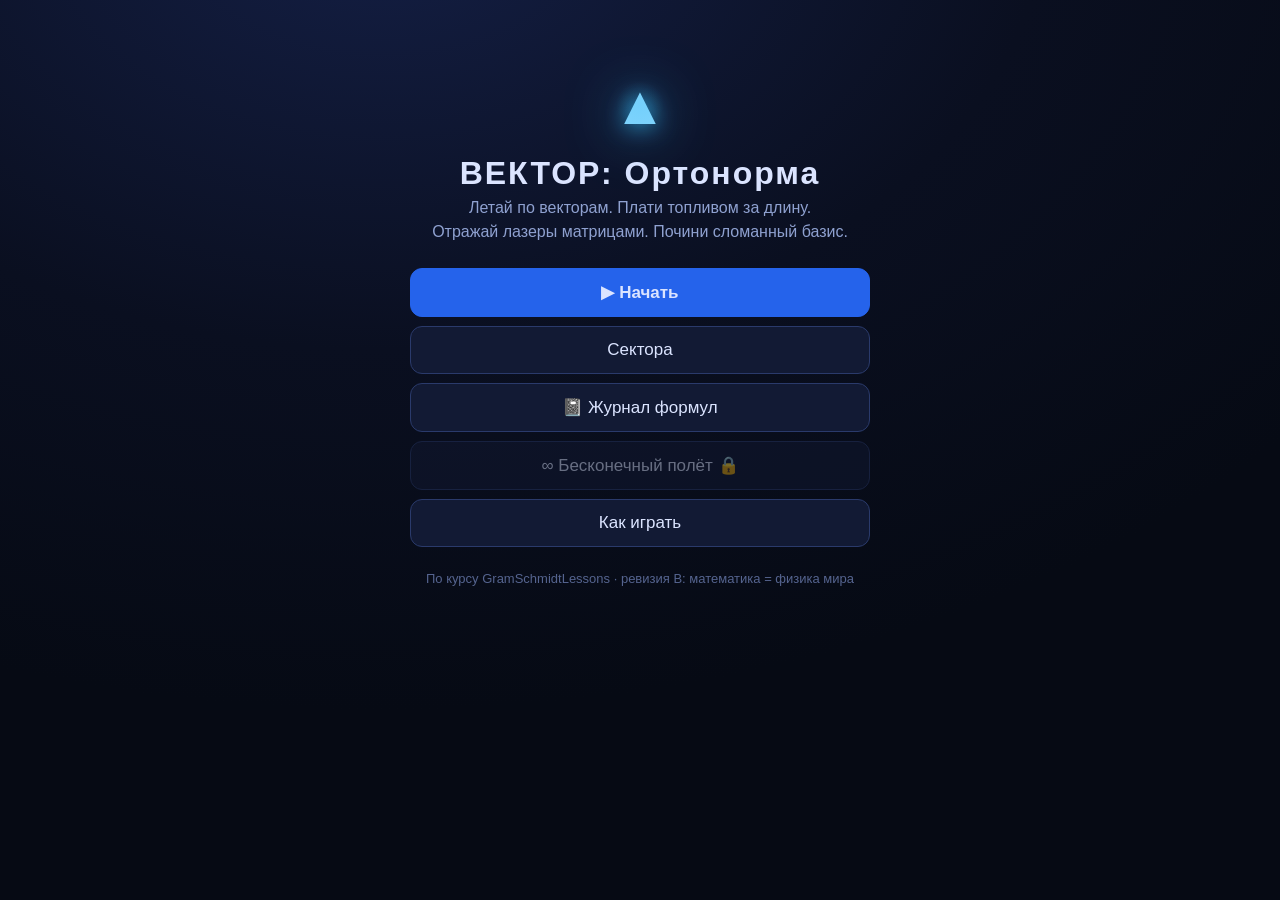
<file: igra/index.html>
<!DOCTYPE html>
<html lang="ru">
<head>
<meta charset="utf-8">
<meta name="viewport" content="width=device-width, initial-scale=1">
<title>ВЕКТОР: Ортонорма</title>
<link rel="stylesheet" href="style.css">
</head>
<body>

<!-- ЭКРАН: главное меню -->
<div id="scr-menu" class="screen">
  <div class="menu-box">
    <div class="logo-ship" aria-hidden="true"><div class="ship-glow"></div>▲</div>
    <h1>ВЕКТОР: Ортонорма</h1>
    <p class="tagline">Летай по векторам. Плати топливом за длину.<br>
    Отражай лазеры матрицами. Почини сломанный базис.</p>
    <button class="big primary" id="btn-continue">▶ Играть</button>
    <button class="big" id="btn-levels">Сектора</button>
    <button class="big" id="btn-journal-menu">📓 Журнал формул</button>
    <button class="big" id="btn-endless" disabled>∞ Бесконечный полёт 🔒</button>
    <button class="big" id="btn-how">Как играть</button>
    <p class="credits">По курсу GramSchmidtLessons · ревизия B: математика = физика мира</p>
  </div>
</div>

<!-- ЭКРАН: выбор сектора -->
<div id="scr-levels" class="screen hidden">
  <h2>Сектора</h2>
  <div id="level-grid"></div>
  <button class="big" id="btn-back-menu">← В меню</button>
</div>

<!-- ЭКРАН: игра -->
<div id="scr-game" class="screen hidden">
  <div id="hud">
    <span id="hud-zone"></span>
    <span id="hud-name"></span>
    <span class="hud-right">
      <span id="hud-fuel"></span>
      <span id="hud-stars">★ 0</span>
      <button id="btn-hint" title="подсказка">💡</button>
      <button id="btn-journal" title="журнал">📓</button>
      <button id="btn-map" title="сектора">🗺</button>
    </span>
  </div>
  <div id="stage">
    <canvas id="cv" width="940" height="560"></canvas>
    <div id="iris" class="hidden"><span id="iris-text"></span>
      <span class="iris-next">▸</span></div>
    <div id="hint-pop" class="hidden"></div>
  </div>
  <div id="bar">
    <div id="bar-info"></div>
    <div id="bar-tools"></div>
  </div>
</div>

<!-- ОВЕРЛЕЙ: церемония -->
<div id="ceremony" class="modal hidden">
  <div class="cer-box">
    <h2 id="cer-title">Сектор пройден!</h2>
    <div id="cer-stars" class="cer-stars"></div>
    <div id="cer-labels" class="star-label"></div>
    <div id="cer-journal" class="cer-journal"></div>
    <div id="cer-question" class="cer-question"></div>
    <button class="big primary" id="cer-next">Дальше ▸</button>
  </div>
</div>

<!-- ОВЕРЛЕЙ: журнал -->
<div id="journal" class="modal hidden">
  <div class="jr-box">
    <div class="mhead"><b>📓 Бортовой журнал формул</b><button id="jr-close">✕</button></div>
    <div id="jr-list"></div>
  </div>
</div>

<!-- ОВЕРЛЕЙ: как играть -->
<div id="howto" class="modal hidden">
  <div class="jr-box">
    <div class="mhead"><b>Как играть</b><button id="how-close">✕</button></div>
    <div class="how-text">
      <p><b>Полёт.</b> Зажми мышку и потяни — от корабля вырастет вектор тяги.
      Кнопка <b>«▶ Тяга!»</b> — корабль летит по стрелке. Топливо тратится
      ровно на длину вектора.</p>
      <p><b>Маршруты.</b> «+ Добавить вектор» — пристроить следующую стрелку
      к концу предыдущей. Итог пути = сумма векторов.</p>
      <p><b>Предметы.</b> У зеркал есть ручки — тяни и вращай, луч отражается
      вживую. Светящаяся балка отбрасывает тень-мост на рельсу. У ядра сектора
      появляются кнопки починки базиса.</p>
      <p><b>Звёзды:</b> ★ прошёл · ★ уложился в топливо (или без подсказок) ·
      ★ ответил на вопрос о смысле.</p>
      <p>Кнопка 💡 — подсказки слоями. «↺» — заправиться и начать сектор заново.</p>
    </div>
  </div>
</div>

<script src="math.js"></script>
<script src="levels.js"></script>
<script src="game.js"></script>
</body>
</html>
</file>
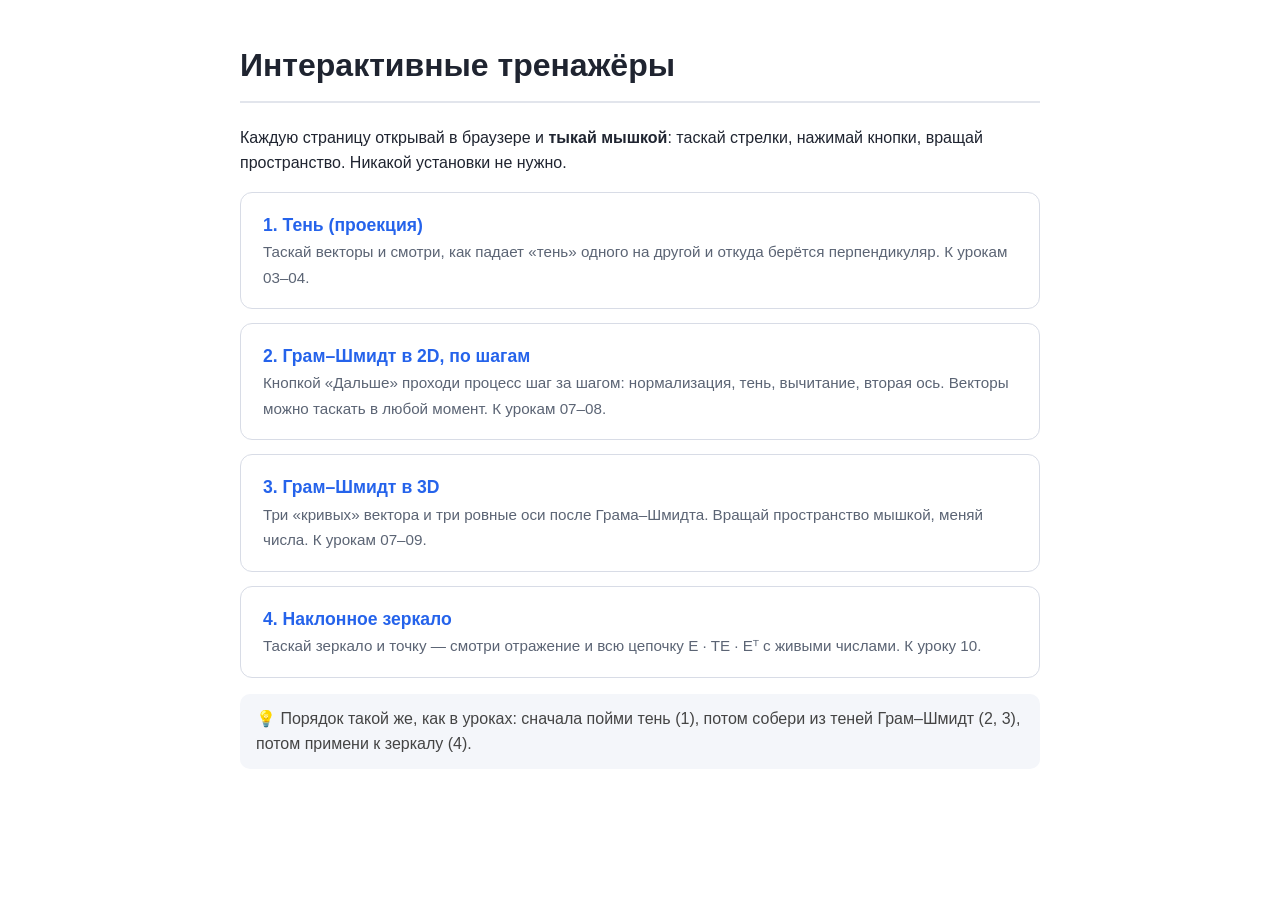
<file: interaktiv/index.html>
<!DOCTYPE html>
<html lang="ru">
<head>
<meta charset="utf-8">
<meta name="viewport" content="width=device-width, initial-scale=1">
<title>Интерактивные тренажёры: Грам–Шмидт</title>
<style>
  body { font-family: -apple-system, "Segoe UI", Roboto, Arial, sans-serif;
         max-width: 800px; margin: 40px auto; padding: 0 16px; line-height: 1.6; color: #1f2430; }
  h1 { border-bottom: 2px solid #e2e5ec; padding-bottom: 10px; }
  a.card { display: block; border: 1px solid #d8dce6; border-radius: 12px;
           padding: 18px 22px; margin: 14px 0; text-decoration: none; color: inherit;
           transition: box-shadow .15s, transform .15s; }
  a.card:hover { box-shadow: 0 4px 14px rgba(30,40,80,.12); transform: translateY(-1px); }
  a.card b { color: #2563eb; font-size: 1.1em; }
  a.card span { color: #5b6474; font-size: .95em; }
  .tip { background: #f4f6fa; border-radius: 10px; padding: 12px 16px; color: #444; }
</style>
</head>
<body>
<h1>Интерактивные тренажёры</h1>
<p>Каждую страницу открывай в браузере и <b>тыкай мышкой</b>: таскай стрелки,
нажимай кнопки, вращай пространство. Никакой установки не нужно.</p>

<a class="card" href="01_ten_proekciya.html">
  <b>1. Тень (проекция)</b><br>
  <span>Таскай векторы и смотри, как падает «тень» одного на другой
  и откуда берётся перпендикуляр. К урокам 03–04.</span>
</a>

<a class="card" href="02_gram_schmidt_2d.html">
  <b>2. Грам–Шмидт в 2D, по шагам</b><br>
  <span>Кнопкой «Дальше» проходи процесс шаг за шагом: нормализация,
  тень, вычитание, вторая ось. Векторы можно таскать в любой момент. К урокам 07–08.</span>
</a>

<a class="card" href="03_gram_schmidt_3d.html">
  <b>3. Грам–Шмидт в 3D</b><br>
  <span>Три «кривых» вектора и три ровные оси после Грама–Шмидта.
  Вращай пространство мышкой, меняй числа. К урокам 07–09.</span>
</a>

<a class="card" href="04_zerkalo.html">
  <b>4. Наклонное зеркало</b><br>
  <span>Таскай зеркало и точку — смотри отражение и всю цепочку
  E · TE · Eᵀ с живыми числами. К уроку 10.</span>
</a>

<p class="tip">💡 Порядок такой же, как в уроках: сначала пойми тень (1),
потом собери из теней Грам–Шмидт (2, 3), потом примени к зеркалу (4).</p>
</body>
</html>
</file>
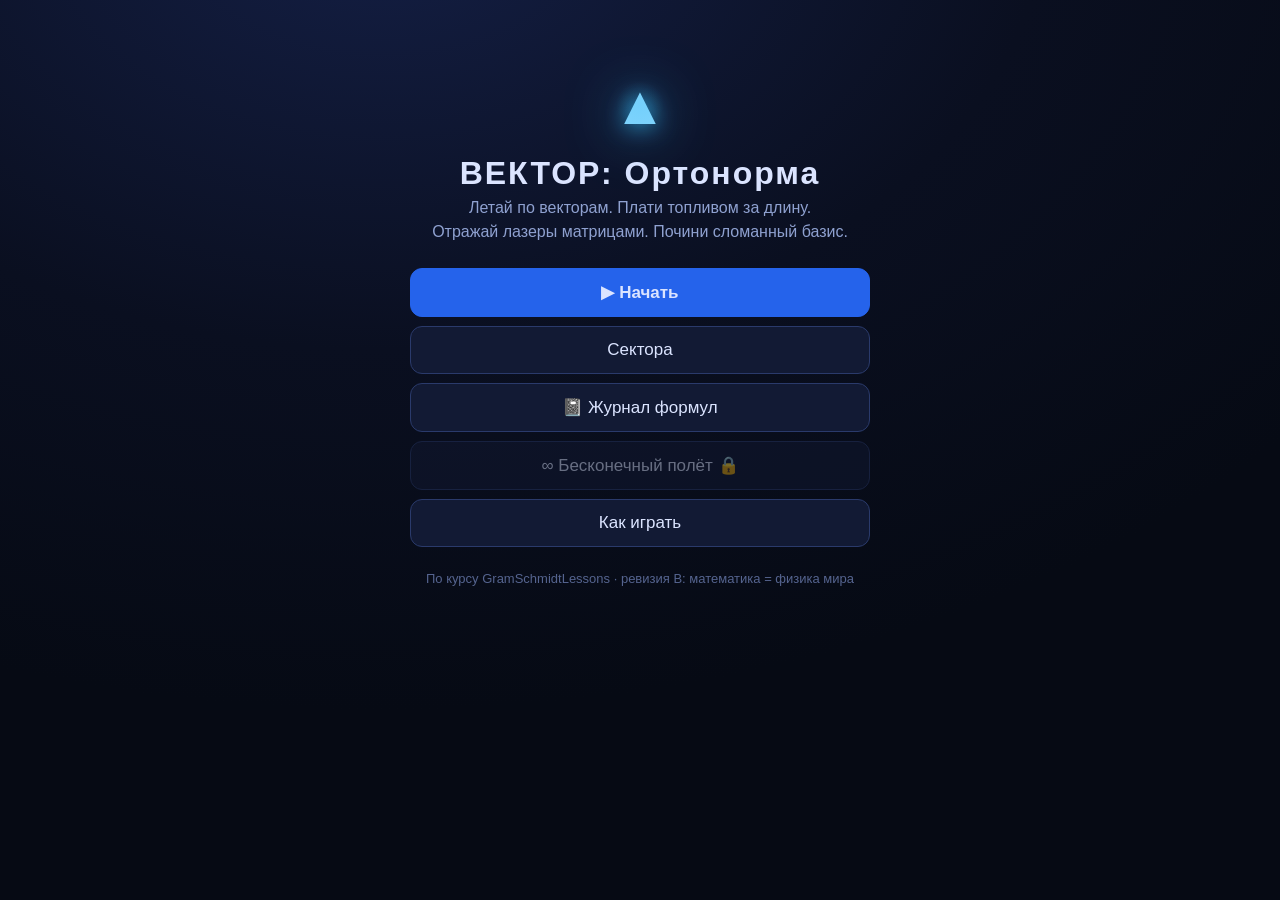
<file: igra/igra_odnim_failom.html>
<!DOCTYPE html>
<html lang="ru">
<head>
<meta charset="utf-8">
<meta name="viewport" content="width=device-width, initial-scale=1">
<title>ВЕКТОР: Ортонорма</title>
<style>
/* ВЕКТОР: Ортонорма (ревизия B) — космос, неон, физика */
* { box-sizing: border-box; }
body {
  margin: 0; min-height: 100vh; color: #dbe4ff;
  font-family: -apple-system, "Segoe UI", Roboto, Arial, sans-serif;
  background: radial-gradient(1200px 800px at 30% -10%, #141f45 0%, #0a0f20 55%, #060a14 100%);
}
.hidden { display: none !important; }
button { font-family: inherit; cursor: pointer; }

/* ---------- экраны ---------- */
.screen { max-width: 990px; margin: 0 auto; padding: 18px 14px; }

.menu-box { max-width: 460px; margin: 5vh auto; text-align: center; }
.menu-box h1 { margin: 8px 0 4px; letter-spacing: 2px; }
.tagline { color: #8fa1d0; margin: 0 0 24px; line-height: 1.5; }
.credits { color: #55648f; font-size: 13px; margin-top: 24px; }

.logo-ship { position: relative; width: 84px; height: 84px; margin: 0 auto;
  font-size: 54px; color: #7dd3fc; line-height: 84px;
  text-shadow: 0 0 24px #38bdf8, 0 0 60px #38bdf8; }
.ship-glow { position: absolute; inset: 18px; border-radius: 50%;
  background: radial-gradient(circle, #38bdf822, transparent 70%); }

button.big {
  display: block; width: 100%; margin: 9px 0; padding: 13px 18px;
  font-size: 17px; border-radius: 12px; border: 1px solid #2a3a6b;
  background: #121a34; color: #dbe4ff; transition: transform .1s, background .15s;
}
button.big:hover:not(:disabled) { background: #1a2750; transform: translateY(-1px); }
button.big.primary { background: #2563eb; border-color: #2563eb; font-weight: 700; }
button.big.primary:hover { background: #3b76f6; }
button.big:disabled { opacity: .45; cursor: default; }

/* ---------- выбор сектора ---------- */
#level-grid { display: grid; grid-template-columns: repeat(auto-fill, minmax(215px, 1fr));
  gap: 12px; margin: 16px 0 20px; }
.lvl-card { border: 1px solid #2a3a6b; border-radius: 12px; padding: 12px 14px;
  background: #111a34; cursor: pointer; transition: background .15s; }
.lvl-card:hover { background: #1a2750; }
.lvl-card.locked { opacity: .4; cursor: default; }
.lvl-card .deck { font-size: 12px; color: #8fa1d0; }
.lvl-card .stars { color: #fbbf24; letter-spacing: 2px; }

/* ---------- игровой экран ---------- */
#hud { display: flex; gap: 14px; align-items: center; padding: 6px 4px 8px;
  font-size: 15px; color: #9fb0dd; flex-wrap: wrap; }
#hud-name { color: #dbe4ff; font-weight: 700; }
.hud-right { margin-left: auto; display: flex; gap: 8px; align-items: center; }
#hud-stars { color: #fbbf24; }
#hud-fuel { font-family: ui-monospace, Consolas, monospace; color: #7dd3fc; }
#hud-fuel.low { color: #f87171; }
#hud button { background: #121a34; color: #dbe4ff; border: 1px solid #2a3a6b;
  border-radius: 8px; padding: 5px 10px; font-size: 15px; }

#stage { position: relative; }
#cv { display: block; width: 100%; border-radius: 14px;
  border: 1px solid #22305c; background: #070c1c; touch-action: none; cursor: crosshair; }

#iris { position: absolute; left: 12px; right: 12px; top: 10px;
  background: #0d1634ee; border: 1px solid #35509f; border-radius: 12px;
  padding: 11px 15px; cursor: pointer; font-size: 15px; line-height: 1.5;
  display: flex; gap: 10px; align-items: baseline; }
.iris-next { margin-left: auto; color: #7f92c8; font-size: 13px; flex: none; }

#hint-pop { position: absolute; right: 12px; bottom: 12px; max-width: 380px;
  background: #14224eee; border: 1px dashed #4a5c9b; border-radius: 12px;
  padding: 10px 14px; font-size: 14px; line-height: 1.5; }

/* нижняя панель */
#bar { display: flex; gap: 14px; align-items: center; padding: 10px 4px;
  flex-wrap: wrap; min-height: 62px; }
#bar-info { font-size: 15px; line-height: 1.5; min-width: 260px; flex: 1; }
#bar-info b { font-family: ui-monospace, Consolas, monospace; color: #7dd3fc; }
#bar-info .warn { color: #fbbf24; }
#bar-info .good { color: #4ade80; }
#bar-tools { display: flex; gap: 8px; flex-wrap: wrap; }
#bar-tools button { padding: 10px 14px; font-size: 15px; border-radius: 10px;
  border: 1px solid #2a3a6b; background: #17224a; color: #dbe4ff; }
#bar-tools button:hover:not(:disabled) { background: #20305f; }
#bar-tools button:disabled { opacity: .4; }
#bar-tools button.go { background: #2563eb; border-color: #2563eb; font-weight: 700; }
#bar-tools button.go:hover { background: #3b76f6; }

/* чипы конвейера в нижней панели */
.chips { display: flex; gap: 8px; flex-wrap: wrap; align-items: center; }
.chip { padding: 8px 11px; border-radius: 10px; border: 1px solid #4a5c9b;
  background: #1b2a5c; font-family: ui-monospace, Consolas, monospace;
  font-size: 14px; cursor: pointer; user-select: none; }
.chip:hover { background: #24377a; }
.slot { min-width: 110px; min-height: 38px; border: 2px dashed #35509f;
  border-radius: 10px; display: flex; align-items: center; justify-content: center;
  font-size: 12px; color: #7f92c8; padding: 3px; }

/* ---------- модальные окна ---------- */
.modal { position: fixed; inset: 0; background: #04060fd6; display: flex;
  align-items: center; justify-content: center; z-index: 50; padding: 12px; }
.jr-box, .cer-box { background: #0f1730; border: 1px solid #2a3a6b;
  border-radius: 16px; max-width: 640px; width: 100%; max-height: 92vh; overflow: auto; }
.mhead { display: flex; justify-content: space-between; align-items: center;
  padding: 12px 16px; border-bottom: 1px solid #22305c; font-size: 17px; }
.mhead button { background: none; border: none; color: #8fa1d0; font-size: 18px; }

.cer-box { max-width: 520px; text-align: center; padding: 22px; }
.cer-stars { font-size: 40px; letter-spacing: 8px; margin: 6px 0 0; color: #fbbf24; }
.cer-stars .off { opacity: .22; }
.star-label { font-size: 13px; color: #8fa1d0; margin-bottom: 10px; letter-spacing: normal; }
.cer-journal { background: #101a3a; border-radius: 12px; padding: 12px;
  text-align: left; margin: 12px 0; font-size: 14px; line-height: 1.55; }
.cer-journal .frm { font-family: ui-monospace, Consolas, monospace; color: #7dd3fc;
  margin-top: 6px; }
.cer-question { text-align: left; margin: 10px 0; }
.cer-question .q { font-weight: 700; margin-bottom: 8px; }
.cer-question button { display: block; width: 100%; text-align: left; margin: 6px 0;
  padding: 10px 12px; border-radius: 10px; border: 1px solid #2a3a6b;
  background: #17224a; color: #dbe4ff; font-size: 15px; }
.cer-question button:hover:not(:disabled) { background: #20305f; }
.cer-question button.right { background: #14532d; border-color: #22c55e; }
.cer-question button.wrong { background: #58151c; border-color: #ef4444; }

#jr-list { padding: 14px; }
.jr-entry { border: 1px solid #22305c; border-radius: 12px; padding: 12px 14px;
  margin-bottom: 10px; background: #101a3a; }
.jr-entry h3 { margin: 0 0 6px; font-size: 16px; color: #7dd3fc; }
.jr-entry .words { font-size: 14px; color: #cbd5f5; line-height: 1.5; }
.jr-entry .frm { font-family: ui-monospace, Consolas, monospace; color: #a5f3fc;
  background: #0d1430; border-radius: 8px; padding: 7px 10px; margin-top: 8px;
  font-size: 14px; white-space: pre-wrap; }
.jr-entry .code { font-family: ui-monospace, Consolas, monospace; color: #86efac;
  font-size: 13px; margin-top: 6px; white-space: pre-wrap; }
.jr-empty { color: #55648f; text-align: center; padding: 30px 0; }
.how-text { padding: 14px 18px; font-size: 15px; line-height: 1.55; }

</style>
</head>
<body>

<!-- ЭКРАН: главное меню -->
<div id="scr-menu" class="screen">
  <div class="menu-box">
    <div class="logo-ship" aria-hidden="true"><div class="ship-glow"></div>▲</div>
    <h1>ВЕКТОР: Ортонорма</h1>
    <p class="tagline">Летай по векторам. Плати топливом за длину.<br>
    Отражай лазеры матрицами. Почини сломанный базис.</p>
    <button class="big primary" id="btn-continue">▶ Играть</button>
    <button class="big" id="btn-levels">Сектора</button>
    <button class="big" id="btn-journal-menu">📓 Журнал формул</button>
    <button class="big" id="btn-endless" disabled>∞ Бесконечный полёт 🔒</button>
    <button class="big" id="btn-how">Как играть</button>
    <p class="credits">По курсу GramSchmidtLessons · ревизия B: математика = физика мира</p>
  </div>
</div>

<!-- ЭКРАН: выбор сектора -->
<div id="scr-levels" class="screen hidden">
  <h2>Сектора</h2>
  <div id="level-grid"></div>
  <button class="big" id="btn-back-menu">← В меню</button>
</div>

<!-- ЭКРАН: игра -->
<div id="scr-game" class="screen hidden">
  <div id="hud">
    <span id="hud-zone"></span>
    <span id="hud-name"></span>
    <span class="hud-right">
      <span id="hud-fuel"></span>
      <span id="hud-stars">★ 0</span>
      <button id="btn-hint" title="подсказка">💡</button>
      <button id="btn-journal" title="журнал">📓</button>
      <button id="btn-map" title="сектора">🗺</button>
    </span>
  </div>
  <div id="stage">
    <canvas id="cv" width="940" height="560"></canvas>
    <div id="iris" class="hidden"><span id="iris-text"></span>
      <span class="iris-next">▸</span></div>
    <div id="hint-pop" class="hidden"></div>
  </div>
  <div id="bar">
    <div id="bar-info"></div>
    <div id="bar-tools"></div>
  </div>
</div>

<!-- ОВЕРЛЕЙ: церемония -->
<div id="ceremony" class="modal hidden">
  <div class="cer-box">
    <h2 id="cer-title">Сектор пройден!</h2>
    <div id="cer-stars" class="cer-stars"></div>
    <div id="cer-labels" class="star-label"></div>
    <div id="cer-journal" class="cer-journal"></div>
    <div id="cer-question" class="cer-question"></div>
    <button class="big primary" id="cer-next">Дальше ▸</button>
  </div>
</div>

<!-- ОВЕРЛЕЙ: журнал -->
<div id="journal" class="modal hidden">
  <div class="jr-box">
    <div class="mhead"><b>📓 Бортовой журнал формул</b><button id="jr-close">✕</button></div>
    <div id="jr-list"></div>
  </div>
</div>

<!-- ОВЕРЛЕЙ: как играть -->
<div id="howto" class="modal hidden">
  <div class="jr-box">
    <div class="mhead"><b>Как играть</b><button id="how-close">✕</button></div>
    <div class="how-text">
      <p><b>Полёт.</b> Зажми мышку и потяни — от корабля вырастет вектор тяги.
      Кнопка <b>«▶ Тяга!»</b> — корабль летит по стрелке. Топливо тратится
      ровно на длину вектора.</p>
      <p><b>Маршруты.</b> «+ Добавить вектор» — пристроить следующую стрелку
      к концу предыдущей. Итог пути = сумма векторов.</p>
      <p><b>Предметы.</b> У зеркал есть ручки — тяни и вращай, луч отражается
      вживую. Светящаяся балка отбрасывает тень-мост на рельсу. У ядра сектора
      появляются кнопки починки базиса.</p>
      <p><b>Звёзды:</b> ★ прошёл · ★ уложился в топливо (или без подсказок) ·
      ★ ответил на вопрос о смысле.</p>
      <p>Кнопка 💡 — подсказки слоями. «↺» — заправиться и начать сектор заново.</p>
    </div>
  </div>
</div>

<script>
// ============================================================
// УЧЕБНЫЙ МАТЕМАТИЧЕСКИЙ СЛОЙ игры «ВЕКТОР: Ортонорма»
// Те же формулы, что в уроках курса. Игровой слой (game.js)
// только рисует то, что посчитал этот файл.
// ============================================================
"use strict";

const M = {

  // скалярное произведение: перемножили по позициям и сложили (урок 03)
  dot(a, b) {
    let s = 0;
    for (let i = 0; i < a.length; i++) s += a[i] * b[i];
    return s;
  },

  // длина вектора - корень из скалярного произведения с самим собой (урок 03)
  norm(v) {
    return Math.sqrt(M.dot(v, v));
  },

  // сложение и вычитание по позициям (урок 02)
  add(a, b) { return a.map((x, i) => x + b[i]); },
  sub(a, b) { return a.map((x, i) => x - b[i]); },

  // умножение вектора на число (урок 02)
  scale(k, v) { return v.map(x => k * x); },

  // нормализация: делим каждую координату на длину (урок 03)
  normalize(v) {
    const n = M.norm(v);
    return n < 1e-12 ? v.slice() : M.scale(1 / n, v);
  },

  // тень (проекция) вектора v на ЕДИНИЧНЫЙ вектор e: (v·e)e (урок 04)
  project(v, e) {
    return M.scale(M.dot(v, e), e);
  },

  // вычесть тень: остаётся часть, перпендикулярная e (урок 04)
  subtractShadow(v, e) {
    return M.sub(v, M.project(v, e));
  },

  // процесс Грама-Шмидта, как в уроке 09 (нули для зависимых векторов)
  gramSchmidt(vectors) {
    const eps = 1e-10;
    const B = vectors.map(v => v.slice());
    for (let j = 0; j < B.length; j++) {
      for (let i = 0; i < j; i++) {
        B[j] = M.sub(B[j], M.project(B[j], B[i]));   // минус тень на e_i
      }
      B[j] = M.norm(B[j]) > eps ? M.normalize(B[j]) : B[j].map(() => 0);
    }
    return B;
  },

  // ---- матрицы 2x2 (для зеркала, урок 10) ----

  // матрица по столбцам-осям: E = [e1 e2]
  matFromCols(e1, e2) { return [[e1[0], e2[0]], [e1[1], e2[1]]]; },

  // транспонирование: строки и столбцы меняются местами
  matT(A) { return [[A[0][0], A[1][0]], [A[0][1], A[1][1]]]; },

  // матрица действует на вектор
  matVec(A, v) {
    return [A[0][0] * v[0] + A[0][1] * v[1],
            A[1][0] * v[0] + A[1][1] * v[1]];
  },

  // умножение матриц
  matMul(A, B) {
    return [[A[0][0]*B[0][0] + A[0][1]*B[1][0], A[0][0]*B[0][1] + A[0][1]*B[1][1]],
            [A[1][0]*B[0][0] + A[1][1]*B[1][0], A[1][0]*B[0][1] + A[1][1]*B[1][1]]];
  },

  // обратная матрица 2x2 (нужна, чтобы переводить клики мыши в координаты
  // искажённого мира; для ортонормированной матрицы это просто транспонирование)
  matInv(A) {
    const d = A[0][0] * A[1][1] - A[0][1] * A[1][0];
    return [[ A[1][1] / d, -A[0][1] / d],
            [-A[1][0] / d,  A[0][0] / d]];
  },

  // матрица отражения в зеркале вдоль направления dir: T = E·TE·Eᵀ (урок 10)
  reflectionMatrix(dir) {
    const e1 = M.normalize(dir);
    const e2 = [-e1[1], e1[0]];            // перпендикуляр (поворот на 90°)
    const E = M.matFromCols(e1, e2);
    const TE = [[1, 0], [0, -1]];          // простое отражение "в мире зеркала"
    return M.matMul(M.matMul(E, TE), M.matT(E));
  },

  // почти ли равны два числа / вектора (компьютерный ноль, урок 03)
  близко(a, b, eps) { return Math.abs(a - b) < (eps || 1e-6); },
  близкиВекторы(a, b, eps) {
    return a.length === b.length && a.every((x, i) => Math.abs(x - b[i]) < (eps || 1e-6));
  },
};

// чтобы файл можно было проверять тестами в Node.js:
if (typeof module !== "undefined") module.exports = M;

// ============================================================
// СЕКТОРА игры «ВЕКТОР: Ортонорма» (ревизия B)
// Каждый сектор - открытый космос. Математика = физика мира:
// летаешь по векторам тяги, топливо = длина вектора, тень = мост,
// зеркала отражают по-настоящему, кривой базис искажает весь мир.
// ============================================================
"use strict";

const f2 = x => (Math.round(x * 100) / 100).toFixed(2);

const LEVELS = [

// ------------------------------------------------------------ 0
{
  name: "Первая тяга", zone: "Сектор 0 · Открытый космос",
  flight: true,
  intro: [
    "ИРИС: Двигатели онлайн, В.Е.К.-Т0Р! Этот корабль управляется ВЕКТОРОМ ТЯГИ.",
    "ИРИС: Потяни мышкой от корабля — появится стрелка: куда и как далеко лететь. Потом жми «Тяга!».",
    "ИРИС: Долети до стыковочного кольца. Промахнёшься — прицелься заново и дай ещё импульс."
  ],
  world: {
    ship: [-4, -2],
    dock: { pos: [3, 2], r: 0.5 },
    fuel: null,
  },
  tools: [],
  objectives: [
    { id: "dock", text: "Состыковаться с кольцом", check: S => S.docked },
  ],
  journal: {
    title: "Вектор тяги",
    words: "Вектор — это направление плюс длина. Корабль сместится ровно на столько, какова стрелка: её числа — «сколько вправо, сколько вверх».",
    formula: "новая позиция = старая + v",
    code: "pos = pos + v",
  },
  question: {
    q: "Корабль в точке [0, 0]. Ты дал тягу [2, -3]. Где корабль?",
    options: ["[2, 3]", "[2, -3]", "[-2, 3]"],
    correct: 1,
  },
  hints: [
    "Зажми мышку на пустом месте и потяни — стрелка тяги пойдёт от корабля.",
    "Кольцо правее и выше. Стрелка должна закончиться прямо в нём.",
    "От корабля до кольца: 7 вправо и 4 вверх — вектор [7, 4]. Потом «Тяга!».",
  ],
},

// ------------------------------------------------------------ 1
{
  name: "Цена длины", zone: "Сектор 1 · Топливное поле",
  flight: true,
  intro: [
    "ИРИС: Плохие новости: топлива в обрез. Двигатель сжигает ровно столько топлива, какова ДЛИНА вектора тяги.",
    "ИРИС: Длина считается по Пифагору: корень из суммы квадратов. Смотри на счётчик — он живой.",
    "ИРИС: До дока топлива хватит только по прямой. Целься точно!"
  ],
  world: {
    ship: [-4, -2],
    dock: { pos: [-1, 2], r: 0.5 },
    fuel: 5.4, par: 5.05,
  },
  tools: [],
  objectives: [
    { id: "dock", text: "Состыковаться (топлива всего 5.4)", check: S => S.docked },
  ],
  journal: {
    title: "Длина вектора = расход",
    words: "Длина стрелки — гипотенуза треугольника из её координат: корень из суммы квадратов. Двигатель платит топливом за каждую единицу длины.",
    formula: "|v| = √(x² + y²);  |[3, 4]| = 5",
    code: "la.norm(v)",
  },
  question: {
    q: "Сколько топлива сожжёт тяга [6, 8]?",
    options: ["14", "10", "6.8"],
    correct: 1,
  },
  hints: [
    "Посмотри на панель: там живой Пифагор для твоей стрелки.",
    "От корабля до дока: 3 вправо, 4 вверх. Знакомый треугольник?",
    "Вектор [3, 4] имеет длину ровно 5 — топлива хватит. Любой крюк — уже нет.",
  ],
},

// ------------------------------------------------------------ 2
{
  name: "Обход астероида", zone: "Сектор 2 · Пояс обломков",
  flight: true,
  intro: [
    "ИРИС: Прямо по курсу астероид. В лоб нельзя — двигатели глушатся при ударе.",
    "ИРИС: Плана из ОДНОЙ стрелки мало. Построй маршрут: наведи первую, жми «+ Добавить вектор», наведи вторую.",
    "ИРИС: Заметь: итог пути — это СУММА векторов. Я подсвечу её пунктиром."
  ],
  world: {
    ship: [-4, 0],
    dock: { pos: [4, 0], r: 0.5 },
    asteroids: [{ pos: [0, 0], r: 1.6 }],
    fuel: 11, par: 10.3,
  },
  tools: ["commit"],
  objectives: [
    { id: "dock", text: "Обогнуть астероид и состыковаться", check: S => S.docked },
  ],
  journal: {
    title: "Сложение векторов",
    words: "Пролетел по одной стрелке, потом по другой — итоговое смещение равно их сумме (по позициям). Маршрут из кусочков = один суммарный вектор.",
    formula: "[4, 3] + [4, -3] = [8, 0]",
    code: "v1 + v2",
  },
  question: {
    q: "Корабль пролетел [2, 5], потом [3, -5]. Каково итоговое смещение?",
    options: ["[5, 0]", "[5, 10]", "[6, -25]"],
    correct: 0,
  },
  hints: [
    "Первая стрелка — вверх и вправо, мимо камня. Потом «+ Добавить вектор».",
    "Например: [4, 3], затем [4, -3]. Сумма даст [8, 0] — ровно до дока.",
    "Топлива 11, а такой маршрут стоит 5 + 5 = 10. Запас есть — жми «Тяга!».",
  ],
},

// ------------------------------------------------------------ 3
{
  name: "Стыковочный импульс", zone: "Сектор 3 · Хрупкий док",
  flight: true,
  intro: [
    "ИРИС: Этот док старый: он принимает корабль только на импульсе ДЛИНОЙ РОВНО 1. Влетишь быстрее — отскочишь.",
    "ИРИС: Подойди большим вектором поближе, а ПОСЛЕДНИЙ вектор сделай единичным.",
    "ИРИС: Кнопка «Нормализовать» делит стрелку на её длину: направление то же, длина 1."
  ],
  world: {
    ship: [-4, -1],
    dock: { pos: [3, 1], r: 0.5, arriveLen: 1 },
    fuel: 9.5, par: 8.4,
  },
  tools: ["commit", "normalize"],
  objectives: [
    { id: "dock", text: "Состыковаться на импульсе длиной 1", check: S => S.docked },
  ],
  journal: {
    title: "Нормализация",
    words: "Разделить вектор на его длину: направление сохраняется, длина становится ровно 1. Идеально для точных манёвров.",
    formula: "e = v / |v|",
    code: "e = v / la.norm(v)",
  },
  question: {
    q: "Нормализовали вектор [0, 7]. Что получилось?",
    options: ["[0, 1]", "[1, 1]", "[0, 0.7]"],
    correct: 0,
  },
  hints: [
    "План из двух векторов: большой подлёт + маленький финиш.",
    "Наведи последнюю стрелку прямо в кольцо (любой длины), затем «Нормализовать».",
    "Например: [6, 1.5] и потом [1, 0.5] → нормализовать → длина 1, направление в док.",
  ],
},

// ------------------------------------------------------------ 4
{
  name: "Мост из света", zone: "Сектор 4 · Разлом",
  flight: false, beamLevel: true,
  intro: [
    "ИРИС: Грузовой дрон не перелетит разлом — ему нужен мост. Смотри: прожектор отбрасывает ТЕНЬ твоей балки на рельсу.",
    "ИРИС: Тень — это проекция: (v·e)e. Её длина — скалярное произведение балки с направлением рельсы.",
    "ИРИС: Разлом шириной ровно 3. Сделай тень длиной 3 — и мост сомкнётся. Тяни за кончик балки!"
  ],
  world: {
    ship: [-4.3, -2.6],
    beam: { base: [-2.6, 1.8], v0: [2, 1] },
    rail: { p0: [-2.6, -1.4], e: [0.8, 0.6], need: 3 },
    fuel: null,
  },
  tools: ["drone"],
  objectives: [
    { id: "bridge", text: "Собрать мост: тень длиной ровно 3", check: S => S.shadowOk },
    { id: "drone", text: "Провести дрон через разлом", check: S => S.droneDone },
  ],
  journal: {
    title: "Проекция — тень",
    words: "Тень вектора на ось: скалярное произведение (v·e) даёт длину тени, умножение на ось кладёт её вдоль оси. Тень — это «сколько вектора лежит вдоль направления».",
    formula: "тень = (v · e) e;  длина тени = v · e",
    code: "(v @ e) * e",
  },
  question: {
    q: "Балка перпендикулярна рельсе. Какой длины мост-тень она даст?",
    options: ["длиной с балку", "нулевой — моста не будет", "длиной 1"],
    correct: 1,
  },
  hints: [
    "Тяни за кончик светящейся балки. Длина тени показана на панели.",
    "Тень зависит и от длины балки, и от угла: v · e = 0.8·x + 0.6·y.",
    "Подойдёт балка [1.5, 3]: 0.8·1.5 + 0.6·3 = 3.0. Или [3, 1]. Потом запускай дрон.",
  ],
},

// ------------------------------------------------------------ 5
{
  name: "Перпендикулярный канал", zone: "Сектор 5 · Силовое поле",
  flight: true,
  intro: [
    "ИРИС: Впереди силовое поле. Внутри него лететь можно ТОЛЬКО перпендикулярно линиям поля — иначе выкинет.",
    "ИРИС: Наведи вектор прямо на док и нажми «Разложить»: я разрежу его на тень (вдоль поля) и перпендикуляр.",
    "ИРИС: Сначала пролетишь вдоль поля снаружи, потом перпендикулярно — сквозь. Это разложение вектора на части!"
  ],
  world: {
    ship: [-3, -2.5],
    dock: { pos: [2, 2.5], r: 0.5 },
    field: { y0: -0.8, y1: 0.8, e: [1, 0] },
    fuel: 11, par: 10.3,
  },
  tools: ["commit", "decompose"],
  objectives: [
    { id: "dock", text: "Пересечь поле и состыковаться", check: S => S.docked },
  ],
  journal: {
    title: "Разложение: тень + перпендикуляр",
    words: "Любой вектор = его тень на ось + перпендикулярная часть. Вычесть тень — значит оставить только перпендикуляр. Это сердце Грама–Шмидта.",
    formula: "v = (v·e)e + (v − (v·e)e)",
    code: "u = v - (v @ e) * e",
  },
  question: {
    q: "Зачем вычитать из вектора его тень на ось?",
    options: [
      "чтобы вектор стал короче",
      "чтобы осталась только часть, перпендикулярная оси",
      "чтобы вектор стал длиной 1",
    ],
    correct: 1,
  },
  hints: [
    "Наведи одну стрелку прямо на док, сквозь поле.",
    "Теперь «Разложить»: получится два вектора — вдоль поля и поперёк.",
    "Вектор [5, 5] разложится в [5, 0] + [0, 5]: сначала вдоль, потом перпендикулярно сквозь поле.",
  ],
},

// ------------------------------------------------------------ 6
{
  name: "Зеркальный луч", zone: "Сектор 6 · Ретранслятор",
  flight: true,
  intro: [
    "ИРИС: Док обесточен. Энерголуч идёт слева, но приёмник — внизу. Нужно зеркало!",
    "ИРИС: Возьмись за РУЧКУ зеркала и поворачивай: луч отражается по-настоящему, каждый кадр считается матрица отражения.",
    "ИРИС: Попади лучом в приёмник — док оживёт. Потом стыкуйся."
  ],
  world: {
    ship: [-4, -2.5],
    dock: { pos: [4, 2.3], r: 0.5, needPower: true },
    laser: { pos: [-4.6, 1], dir: [1, 0] },
    mirrors: [{ c: [2, 1], ang: 0.35, len: 1.4 }],
    receivers: [{ pos: [2, -2.4], r: 0.3 }],
    fuel: null,
  },
  tools: [],
  objectives: [
    { id: "power", text: "Направить луч в приёмник", check: S => S.powered },
    { id: "dock", text: "Состыковаться с ожившим доком", check: S => S.docked },
  ],
  journal: {
    title: "Отражение — это матрица",
    words: "Зеркало не «волшебное»: направление луча умножается на матрицу отражения. Вдоль зеркала луч сохраняется, поперёк — переворачивается.",
    formula: "d' = T · d,  T = E·TE·Eᵀ",
    code: "d_new = T @ d",
  },
  question: {
    q: "Луч летит вправо [1, 0] и попадает в зеркало, наклонённое как «\\». Куда он отразится?",
    options: ["обратно влево", "вниз", "вверх"],
    correct: 1,
  },
  hints: [
    "Тяни за маленький кружок на конце зеркала — оно вращается.",
    "Луч идёт слева направо на высоте дока с зеркалом. Приёмник — строго под зеркалом.",
    "Поставь зеркало «\\» — под 45° (направление [1, -1]) — луч уйдёт вертикально вниз.",
  ],
},

// ------------------------------------------------------------ 7
{
  name: "Двойное отражение", zone: "Сектор 7 · Лабиринт",
  flight: true,
  intro: [
    "ИРИС: Теперь приёмник вообще слева внизу, за обломками. Одним зеркалом не обойтись.",
    "ИРИС: Два зеркала — два отражения. Крути оба, проведи луч зигзагом.",
  ],
  world: {
    ship: [-4, -2.6],
    dock: { pos: [3.8, -0.4], r: 0.5, needPower: true },
    laser: { pos: [-4.6, 1.2], dir: [1, 0] },
    mirrors: [
      { c: [1.6, 1.2], ang: 0.25, len: 1.3 },
      { c: [1.6, -2.1], ang: 1.15, len: 1.3 },
    ],
    receivers: [{ pos: [-2.2, -2.1], r: 0.3 }],
    asteroids: [{ pos: [-0.6, -0.3], r: 0.7 }],
    fuel: null,
  },
  tools: [],
  objectives: [
    { id: "power", text: "Провести луч через два зеркала в приёмник", check: S => S.powered },
    { id: "dock", text: "Состыковаться", check: S => S.docked },
  ],
  journal: {
    title: "Композиция отражений",
    words: "Каждое зеркало умножает направление луча на свою матрицу. Два зеркала подряд — произведение матриц: преобразования соединяются умножением.",
    formula: "d' = T₂ · (T₁ · d)",
    code: "d_new = T2 @ T1 @ d",
  },
  question: {
    q: "Луч отразился от двух зеркал. Как записать итоговое преобразование?",
    options: ["T1 + T2", "T2 @ T1", "T1 - T2"],
    correct: 1,
  },
  hints: [
    "Первое зеркало должно послать луч ВНИЗ, ко второму.",
    "Первое — «\\» (как [1, -1]), луч уйдёт вниз ко второму зеркалу.",
    "Второе — «/» (как [1, 1]), луч повернёт налево, прямо в приёмник.",
  ],
},

// ------------------------------------------------------------ 8
{
  name: "Сломанный сектор", zone: "Сектор 8 · Искажение",
  flight: true,
  intro: [
    "ИРИС: ...здесь что-то не так. БАЗИС сектора повреждён: оси не перпендикулярны и не единичны!",
    "ИРИС: Смотри, как перекошена сетка. Глазам верить нельзя: стрелка выглядит короткой, а топлива жрёт как длинная.",
    "ИРИС: Подлети к ядру сектора (шестиугольник) и почини оси процессом Грама–Шмидта. Док не примет корабль, пока сектор кривой."
  ],
  world: {
    ship: [-3, -1.6],
    dock: { pos: [2.6, 1.6], r: 0.5, needBasis: true },
    core: { pos: [0, 0], b1: [1.3, 0], b2: [0.7, 1.1] },
    fuel: 9, par: 6.7,
  },
  tools: [],
  objectives: [
    { id: "basis", text: "Починить базис у ядра (Грам–Шмидт)", check: S => S.basisStep >= 3 },
    { id: "dock", text: "Состыковаться в выпрямленном секторе", check: S => S.docked },
  ],
  journal: {
    title: "Ортонормированный базис",
    words: "Пока оси кривые — весь мир врёт: длины, углы, расстояния. Грам–Шмидт чинит оси: нормализовать первую, из второй вычесть тень и нормализовать. Мир выпрямляется.",
    formula: "e1 = b1/|b1|;  u2 = b2 − (b2·e1)e1;  e2 = u2/|u2|",
    code: "E = gsBasis(bearBasis)",
  },
  question: {
    q: "Почему в кривом базисе нельзя доверять глазам?",
    options: [
      "потому что темно",
      "оси не единичны и не перпендикулярны — длины и углы искажаются",
      "потому что корабль неисправен",
    ],
    correct: 1,
  },
  hints: [
    "Сначала подлети к ядру — кнопки починки появятся рядом с ним.",
    "Порядок Грама–Шмидта: нормализовать b1 → вычесть из b2 тень на e1 → нормализовать b2.",
    "После починки мир станет ровным, и топлива до дока хватит с запасом.",
  ],
},

// ------------------------------------------------------------ 9
{
  name: "Зеркальный щит", zone: "Сектор 9 · Ядро корабля",
  flight: false, conveyorLevel: true,
  intro: [
    "ИРИС: Финал. Маяк шлёт энерголуч, и зеркальный щит должен отразить его в станцию. Но щит НАКЛОННЫЙ, и его процессор пуст.",
    "ИРИС: Программа щита — три блока: перевести луч в координаты щита (Eᵀ), отразить простой матрицей (TE), вернуть обратно (E).",
    "ИРИС: Собери программу в правильном порядке и прошей щит. Неправильный порядок — луч уйдёт в никуда: сам увидишь."
  ],
  world: {
    ship: [-4.3, -2.7],
    laser: { pos: [-4.6, 2.6], dirTo: [0, 0] },
    shield: { c: [0, 0], dir: [2, 1], len: 1.8 },
    station: { pos: null, r: 0.32 },   // позиция вычисляется движком по честной физике
    fuel: null,
  },
  tools: [],
  objectives: [
    { id: "prog", text: "Собрать программу щита из блоков", check: S => S.conv.ranOnce },
    { id: "power", text: "Луч отражён точно в станцию", check: S => S.powered },
  ],
  journal: {
    title: "Смена базиса: E·TE·Eᵀ",
    words: "Перевести в удобные координаты, сделать простое действие, вернуться. К лучу блоки применяются по конвейеру, а в формуле читаются справа налево. Eᵀ вместо обратной матрицы — подарок ортонормированности.",
    formula: "T = E · TE · Eᵀ,  E⁻¹ = Eᵀ",
    code: "T = E @ TE @ E.T",
  },
  question: {
    q: "В формуле E·TE·Eᵀ·d какой блок применяется к лучу ПЕРВЫМ?",
    options: ["E (левый)", "TE (средний)", "Eᵀ (правый)"],
    correct: 2,
  },
  hints: [
    "Сначала луч надо ПЕРЕВЕСТИ в мир щита. Какой блок этим занимается?",
    "Конвейер: Eᵀ (туда) → TE (отразить) → E (обратно). Попробуй и неправильно — посмотри, куда уйдёт луч!",
    "В формуле T = E @ TE @ E.T порядок обратный, потому что формулы читаются справа налево.",
  ],
},

// ------------------------------------------------------------ 10
{
  name: "Ядро восстановлено", zone: "Финал",
  final: true,
  intro: [], world: {}, tools: [], objectives: [],
  journal: null, question: null, hints: [],
},
];

// ---- генератор задач «Бесконечного полёта» ----
const ENDLESS_GEN = [
  // точная стыковка: топлива впритык
  () => {
    const dx = 4 + Math.floor(Math.random() * 5);
    const dy = -3 + Math.floor(Math.random() * 7) || 2;
    const dist = Math.hypot(dx, dy);
    return {
      name: "Точная стыковка", zone: "Бесконечный полёт", flight: true,
      intro: [], tools: ["commit"],
      world: { ship: [-4, -1], dock: { pos: [-4 + dx, -1 + dy], r: 0.5 },
               fuel: dist + 0.4, par: null },
      objectives: [{ id: "dock", text: "Стыковка (топлива впритык!)", check: S => S.docked }],
      hints: [], journal: null, question: null,
    };
  },
  // стыковка на единичном импульсе
  () => {
    const dx = 4 + Math.floor(Math.random() * 4);
    const dy = -2 + Math.floor(Math.random() * 5);
    return {
      name: "Импульс 1.0", zone: "Бесконечный полёт", flight: true,
      intro: [], tools: ["commit", "normalize"],
      world: { ship: [-4, -1], dock: { pos: [-4 + dx, -1 + dy], r: 0.5, arriveLen: 1 },
               fuel: Math.hypot(dx, dy) + 1.8, par: null },
      objectives: [{ id: "dock", text: "Стыковка на импульсе ровно 1", check: S => S.docked }],
      hints: [], journal: null, question: null,
    };
  },
  // мост из тени
  () => {
    const need = [2, 2.5, 3, 3.5][Math.floor(Math.random() * 4)];
    return {
      name: "Мост " + need, zone: "Бесконечный полёт", flight: false, beamLevel: true,
      intro: [], tools: ["drone"],
      world: { ship: [-4.3, -2.6], beam: { base: [-2.6, 1.8], v0: [2, 1] },
               rail: { p0: [-2.6, -1.4], e: [0.8, 0.6], need }, fuel: null },
      objectives: [
        { id: "bridge", text: "Тень длиной ровно " + need, check: S => S.shadowOk },
        { id: "drone", text: "Провести дрон", check: S => S.droneDone },
      ],
      hints: [], journal: null, question: null,
    };
  },
];

// ============================================================
// ВЕКТОР: Ортонорма — движок (ревизия B)
// Математика = физика мира: корабль летает по векторам тяги,
// топливо = длина, зеркала отражают матрицами каждый кадр,
// тень = мост, кривой базис искажает всю картинку и управление.
// ============================================================
"use strict";

// ---------------- сохранение ----------------
const SAVE_KEY = "vektor-ortonorma-v2";
function loadSave() {
  try { return JSON.parse(localStorage.getItem(SAVE_KEY)) || {}; }
  catch (e) { return {}; }
}
const save = Object.assign({ unlocked: 0, stars: {}, journal: [], endlessBest: 0 }, loadSave());
function writeSave() { localStorage.setItem(SAVE_KEY, JSON.stringify(save)); }

const $ = id => document.getElementById(id);
const cv = $("cv"), ctx = cv.getContext("2d");
const SC = 85, OX = cv.width / 2, OY = cv.height / 2;

// ---------------- глобальное состояние ----------------
let S = null;            // состояние текущего сектора
let G = { screen: "menu", level: 0, mode: "campaign", streak: 0, instant: false };

function newState(L) {
  const W = L.world;
  const B0 = W.core ? M.matFromCols(W.core.b1, W.core.b2) : [[1, 0], [0, 1]];
  S = {
    L, W,
    ship: { pos: W.ship.slice(), ang: 0 },
    plan: { legs: [], cur: null },
    fuelUsed: 0,
    flying: null, trail: [],
    B: B0.map(r => r.slice()), Binv: M.matInv(B0),
    Bfrom: null, Btarget: null, Banim: 1,
    basisStep: W.core ? 0 : 3,
    mirrors: (W.mirrors || []).map(m => ({ c: m.c.slice(), ang: m.ang, len: m.len })),
    beam: W.beam ? { v: W.beam.v0.slice() } : null,
    shadowOk: false, droneT: null, droneDone: false,
    laserSegs: [], powered: false,
    conv: { slots: [null, null, null], C: null, ranOnce: false },
    station: null,
    docked: false, lastLegLen: 0,
    objDone: {}, complete: false, hintsUsed: 0, hintLevel: 0,
    msg: null, msgT: 0,
    stars: makeStars(),
    dlg: L.intro ? L.intro.slice() : [], dlgI: 0,
    t: 0,
  };
  // станция финала: честная физика решает, где она стоит
  if (W.shield) {
    const dIn = M.normalize(M.sub(W.shield.c, W.laser.pos));
    const T = M.reflectionMatrix(W.shield.dir);
    S.station = { pos: M.add(W.shield.c, M.scale(2.9, M.matVec(T, dIn))), r: 0.32 };
  }
}

function makeStars() {
  const arr = [];
  for (let i = 0; i < 90; i++)
    arr.push({ x: Math.random() * cv.width, y: Math.random() * cv.height,
               r: Math.random() * 1.4 + 0.3, a: Math.random() * 0.5 + 0.2 });
  return arr;
}

// ---------------- координаты (через матрицу базиса B!) ----------------
function toScr(p) {
  const q = M.matVec(S.B, p);
  return { x: OX + q[0] * SC, y: OY - q[1] * SC };
}
function fromScr(x, y) {
  return M.matVec(S.Binv, [(x - OX) / SC, (OY - y) / SC]);
}

// ---------------- экраны ----------------
function show(name) {
  ["menu", "levels", "game"].forEach(s => $("scr-" + s).classList.toggle("hidden", s !== name));
  G.screen = name;
}

// ---------------- сообщения и диалог ----------------
function msg(text, good) { S.msg = { text, good }; S.msgT = 4; }
function irisShow() {
  const bar = $("iris");
  if (S.dlgI < S.dlg.length) {
    bar.classList.remove("hidden");
    $("iris-text").textContent = S.dlg[S.dlgI];
  } else bar.classList.add("hidden");
}
$("iris").addEventListener("click", () => { S.dlgI++; irisShow(); });

// ============================================================
// ИНСТРУМЕНТЫ (нижняя панель)
// ============================================================
function chainTail() {
  let p = S.ship.pos.slice();
  for (const l of S.plan.legs) p = M.add(p, l);
  return p;
}
function planTarget() {           // вектор, к которому применяются операции
  if (S.plan.cur && M.norm(S.plan.cur) > 1e-9) return "cur";
  if (S.plan.legs.length) return "last";
  return null;
}
function getTargetVec() {
  const t = planTarget();
  return t === "cur" ? S.plan.cur : (t === "last" ? S.plan.legs[S.plan.legs.length - 1] : null);
}
function setTargetVec(v) {
  const t = planTarget();
  if (t === "cur") S.plan.cur = v;
  else if (t === "last") S.plan.legs[S.plan.legs.length - 1] = v;
}

const TOOL_DEFS = {
  commit: { label: "＋ Добавить вектор", fn: () => {
    if (!S.plan.cur || M.norm(S.plan.cur) < 0.01) { msg("Сначала наведи стрелку!"); return; }
    S.plan.legs.push(S.plan.cur); S.plan.cur = null;
    msg("Вектор в плане. Наводи следующий — он пристроится к концу.");
  }},
  normalize: { label: "⚙ Нормализовать (v/|v|)", fn: () => {
    const v = getTargetVec();
    if (!v) { msg("Нет вектора: сначала наведи стрелку."); return; }
    if (M.norm(v) < 1e-9) { msg("Нулевой вектор нельзя нормализовать!"); return; }
    setTargetVec(M.normalize(v));
    msg("Разделил на длину: направление то же, длина ровно 1.");
  }},
  decompose: { label: "✂ Разложить: тень + ⊥", fn: () => {
    const v = getTargetVec();
    if (!v) { msg("Сначала наведи стрелку на цель."); return; }
    const e = S.W.field.e;
    const ten = M.project(v, e), perp = M.sub(v, ten);
    if (M.norm(ten) < 0.01 || M.norm(perp) < 0.01) {
      msg("Вектор уже целиком вдоль или поперёк поля — раскладывать нечего."); return;
    }
    if (planTarget() === "cur") S.plan.cur = null; else S.plan.legs.pop();
    S.plan.legs.push(ten, perp);
    msg("Разложено: сначала тень (вдоль поля), потом перпендикуляр (сквозь поле).");
  }},
  drone: { label: "🚚 Запустить дрон", fn: () => {
    if (!S.shadowOk) { msg("Мост не готов: тень должна быть длиной ровно " + S.W.rail.need + "."); return; }
    if (S.droneT == null && !S.droneDone) { S.droneT = 0; msg("Дрон пошёл по мосту!", true); }
  }},
  gs1: { label: "⚙ Нормализовать b1", fn: () => basisOp(1) },
  gs2: { label: "✂ Вычесть из b2 тень на e1", fn: () => basisOp(2) },
  gs3: { label: "⚙ Нормализовать b2", fn: () => basisOp(3) },
};

function nearCore() {
  return S.W.core && M.norm(M.sub(S.ship.pos, S.W.core.pos)) < 1.9;
}

let barSignature = "";
function updateBar() {
  // --- живые числа слева ---
  let html = "";
  const fuelStr = S.W.fuel == null ? "" :
    ` · топливо: <b>${f2(S.fuelUsed)} / ${f2(S.W.fuel)}</b>`;
  if (S.L.beamLevel) {
    const v = S.beam.v, d = M.dot(v, S.W.rail.e);
    html = `Балка: <b>[${f2(v[0])}, ${f2(v[1])}]</b> · тень v·e = ` +
      `<b class="${S.shadowOk ? "good" : ""}">${f2(d)}</b> (нужно ${S.W.rail.need})`;
  } else if (S.L.conveyorLevel) {
    html = `Программа щита: применяется к лучу <b>слева направо</b>. ` +
      (S.conv.C ? `Прошито.` : `Слоты пусты.`);
  } else {
    const v = S.plan.cur || (S.plan.legs.length ? S.plan.legs[S.plan.legs.length - 1] : null);
    if (v) {
      const n = M.norm(v);
      html = `Тяга: <b>[${f2(v[0])}, ${f2(v[1])}]</b> · длина √(${f2(v[0])}² + ${f2(v[1])}²) = <b>${f2(n)}</b>`;
      const total = planLen();
      if (S.plan.legs.length) html += ` · весь план: <b>${f2(total)}</b>`;
      if (S.W.fuel != null && S.fuelUsed + total > S.W.fuel + 1e-9)
        html += ` <span class="warn">— не хватит топлива!</span>`;
    } else html = "Потяни мышкой от корабля — появится вектор тяги.";
    html += fuelStr;
  }
  $("bar-info").innerHTML = html;

  // --- кнопки (пересобираем только при смене набора) ---
  const ctxTools = [];
  if (S.L.flight) ctxTools.push("launch", "reset");
  for (const t of S.L.tools) ctxTools.push(t);
  if (nearCore()) {
    if (S.basisStep === 0) ctxTools.push("gs1");
    if (S.basisStep === 1) ctxTools.push("gs2");
    if (S.basisStep === 2) ctxTools.push("gs3");
  }
  if (S.L.conveyorLevel) ctxTools.push("conveyor");
  const sig = ctxTools.join(",") + "|" + (S.flying ? 1 : 0);
  if (sig === barSignature) return;
  barSignature = sig;

  const box = $("bar-tools"); box.innerHTML = "";
  for (const t of ctxTools) {
    if (t === "launch") {
      const b = document.createElement("button");
      b.className = "go"; b.textContent = "▶ Тяга!"; b.disabled = !!S.flying;
      b.onclick = launch; box.appendChild(b);
    } else if (t === "reset") {
      const b = document.createElement("button");
      b.textContent = "↺"; b.title = "Заправиться и начать сектор заново";
      b.onclick = resetShip; box.appendChild(b);
    } else if (t === "conveyor") {
      buildConveyorBar(box);
    } else {
      const def = TOOL_DEFS[t];
      const b = document.createElement("button");
      b.textContent = def.label; b.onclick = () => { def.fn(); updateBar(); };
      box.appendChild(b);
    }
  }
}

function planLen() {
  let s = 0;
  for (const l of S.plan.legs) s += M.norm(l);
  if (S.plan.cur) s += M.norm(S.plan.cur);
  return s;
}

// ---------------- полёт ----------------
function launch() {
  if (S.flying) return;
  const legs = S.plan.legs.slice();
  if (S.plan.cur && M.norm(S.plan.cur) > 0.01) legs.push(S.plan.cur);
  if (!legs.length) { msg("Сначала наведи вектор тяги: потяни мышкой от корабля."); return; }
  const total = legs.reduce((s, l) => s + M.norm(l), 0);
  if (S.W.fuel != null && S.fuelUsed + total > S.W.fuel + 1e-9) {
    msg(`Не хватит топлива: план стоит ${f2(total)}, осталось ${f2(S.W.fuel - S.fuelUsed)}. Короче вектор!`);
    return;
  }
  S.flying = { legs, i: 0, left: M.norm(legs[0]) };
  S.plan = { legs: [], cur: null };
  updateBar();
}

function resetShip() {
  S.ship.pos = S.W.ship.slice();
  S.fuelUsed = 0; S.plan = { legs: [], cur: null };
  S.flying = null; S.trail = [];
  msg("Заправлен и возвращён на старт.", true);
  updateBar();
}

function stepFlight(dt) {
  const F = S.flying;
  if (!F) return;
  let budget = G.instant ? 1e9 : 6 * dt;                // скорость 6 ед/с
  while (budget > 0 && S.flying) {
    const leg = F.legs[F.i], legLen = M.norm(leg);
    const u = M.normalize(leg);
    const step = Math.min(0.045, F.left, budget);
    const next = M.add(S.ship.pos, M.scale(step, u));
    // столкновение с астероидом
    let crash = false;
    for (const a of (S.W.asteroids || [])) {
      if (M.norm(M.sub(next, a.pos)) < a.r + 0.2) { crash = true; break; }
    }
    if (crash) {
      S.flying = null;
      msg("💥 Столкновение! Двигатели погашены. Построй маршрут в обход.", false);
      break;
    }
    // силовое поле: внутри можно лететь только перпендикулярно e
    const fld = S.W.field;
    if (fld && next[1] > fld.y0 && next[1] < fld.y1 &&
        Math.abs(M.dot(u, M.normalize(fld.e))) > 0.05) {
      S.flying = null;
      msg("⚡ Поле оттолкнуло: внутри канала лететь можно только ПЕРПЕНДИКУЛЯРНО полю!", false);
      break;
    }
    S.ship.pos = next;
    S.ship.ang = Math.atan2(u[1], u[0]);
    S.fuelUsed += step;
    F.left -= step; budget -= step;
    if (!G.instant) S.trail.push({ p: next.slice(), a: 1 });
    if (F.left <= 1e-9) {
      F.i++;
      if (F.i >= F.legs.length) {         // полёт завершён
        const last = F.legs[F.legs.length - 1];
        S.lastLegLen = M.norm(last);
        S.lastLegDir = M.normalize(last);
        S.flying = null;
        landCheck();
      } else F.left = M.norm(F.legs[F.i]);
    }
  }
  updateBar();
}

function landCheck() {
  const d = S.W.dock;
  if (!d || S.docked) return;
  if (M.norm(M.sub(S.ship.pos, d.pos)) > d.r) return;
  if (d.needPower && !S.powered) { msg("Док обесточен: сначала направь луч в приёмник."); return; }
  if (d.needBasis && S.basisStep < 3) { msg("Док не принимает корабль: базис сектора не откалиброван!"); return; }
  if (d.arriveLen != null && Math.abs(S.lastLegLen - d.arriveLen) > 0.06) {
    msg(`Док отверг стыковку: импульс ${f2(S.lastLegLen)}, а нужен ровно ${f2(d.arriveLen)}. Нормализуй последний вектор!`);
    // мягкий отскок, чтобы можно было зайти заново
    S.ship.pos = M.sub(S.ship.pos, M.scale(1.2, S.lastLegDir || [1, 0]));
    return;
  }
  S.docked = true;
  msg("🛰 Стыковка успешна!", true);
}

// ---------------- базис (Грам-Шмидт у ядра) ----------------
function basisOp(step) {
  if (S.basisStep !== step - 1) return;
  const b1 = [S.B[0][0], S.B[1][0]], b2 = [S.B[0][1], S.B[1][1]];
  let n1 = b1, n2 = b2;
  if (step === 1) { n1 = M.normalize(b1); msg("b1 / |b1| — первая ось теперь единичная. Смотри на мир!", true); }
  if (step === 2) { n2 = M.subtractShadow(b2, b1); msg("Из b2 вычтена тень на e1 — перекос уходит!", true); }
  if (step === 3) { n2 = M.normalize(b2); msg("b2 / |b2| — базис ортонормирован. Сектор выпрямлен!", true); }
  S.Bfrom = S.B.map(r => r.slice());
  S.Btarget = M.matFromCols(n1, n2);
  S.Banim = 0;
  S.basisStep = step;
  updateBar();
}

function stepBasisAnim(dt) {
  if (S.Banim >= 1 || !S.Btarget) return;
  S.Banim = Math.min(1, S.Banim + (G.instant ? 1 : dt / 0.9));
  const k = S.Banim * S.Banim * (3 - 2 * S.Banim);       // плавность
  S.B = [0, 1].map(i => [0, 1].map(j =>
    S.Bfrom[i][j] + (S.Btarget[i][j] - S.Bfrom[i][j]) * k));
  S.Binv = M.matInv(S.B);
}

// ---------------- лазер ----------------
function u2(ang) { return [Math.cos(ang), Math.sin(ang)]; }
function cross2(a, b) { return a[0] * b[1] - a[1] * b[0]; }

function raySeg(p, d, a, b) {
  const r = M.sub(b, a), den = cross2(d, r);
  if (Math.abs(den) < 1e-12) return null;
  const ap = M.sub(a, p);
  const t = cross2(ap, r) / den, s = cross2(ap, d) / den;
  return (t > 1e-6 && s >= 0 && s <= 1) ? t : null;
}
function rayCircle(p, d, c, r) {
  const f = M.sub(p, c);
  const b = M.dot(f, d), cc = M.dot(f, f) - r * r;
  const disc = b * b - cc;
  if (disc < 0) return null;
  const t = -b - Math.sqrt(disc);
  return t > 1e-6 ? t : null;
}

function traceLaser() {
  const W = S.W;
  if (!W.laser) { S.laserSegs = []; return; }
  let pos = W.laser.pos.slice();
  let dir = W.laser.dir ? M.normalize(W.laser.dir)
                        : M.normalize(M.sub(W.laser.dirTo, pos));
  const segs = [];
  let powered = false;
  for (let bounce = 0; bounce < 6; bounce++) {
    let best = { t: Infinity, kind: null, obj: null };
    S.mirrors.forEach(m => {
      const h = M.scale(m.len / 2, u2(m.ang));
      const t = raySeg(pos, dir, M.sub(m.c, h), M.add(m.c, h));
      if (t != null && t < best.t) best = { t, kind: "mirror", obj: m };
    });
    if (W.shield && S.conv.C) {
      const h = M.scale(W.shield.len / 2, M.normalize(W.shield.dir));
      const t = raySeg(pos, dir, M.sub(W.shield.c, h), M.add(W.shield.c, h));
      if (t != null && t < best.t) best = { t, kind: "shield" };
    }
    for (const rc of (W.receivers || [])) {
      const t = rayCircle(pos, dir, rc.pos, rc.r);
      if (t != null && t < best.t) best = { t, kind: "receiver" };
    }
    if (S.station) {
      const t = rayCircle(pos, dir, S.station.pos, S.station.r);
      if (t != null && t < best.t) best = { t, kind: "receiver" };
    }
    for (const a of (W.asteroids || [])) {
      const t = rayCircle(pos, dir, a.pos, a.r);
      if (t != null && t < best.t) best = { t, kind: "rock" };
    }
    if (best.t === Infinity) { segs.push([pos, M.add(pos, M.scale(16, dir))]); break; }
    const end = M.add(pos, M.scale(best.t, dir));
    segs.push([pos, end]);
    if (best.kind === "mirror") {
      dir = M.normalize(M.matVec(M.reflectionMatrix(u2(best.obj.ang)), dir));
      pos = M.add(end, M.scale(0.01, dir));
    } else if (best.kind === "shield") {
      dir = M.normalize(M.matVec(S.conv.C, dir));
      pos = M.add(end, M.scale(0.01, dir));
    } else { if (best.kind === "receiver") powered = true; break; }
  }
  S.laserSegs = segs;
  if (powered && !S.powered) msg("⚡ Приёмник запитан!", true);
  S.powered = powered;
}

// ---------------- конвейер щита (финал) ----------------
const CHIP_MATS = () => {
  const e1 = M.normalize(S.W.shield.dir), e2 = [-e1[1], e1[0]];
  const E = M.matFromCols(e1, e2);
  return { ET: M.matT(E), TE: [[1, 0], [0, -1]], E };
};
function buildConveyorBar(box) {
  const wrap = document.createElement("div");
  wrap.className = "chips";
  wrap.innerHTML =
    `<div class="slot" data-i="0">шаг 1</div><span>→</span>` +
    `<div class="slot" data-i="1">шаг 2</div><span>→</span>` +
    `<div class="slot" data-i="2">шаг 3</div>`;
  const chips = [["ET", "Eᵀ · в мир щита"], ["TE", "TE · отразить"], ["E", "E · обратно"]];
  for (const [id, label] of chips) {
    const el = document.createElement("div");
    el.className = "chip"; el.textContent = label; el.dataset.id = id;
    el.onclick = () => {
      if (el.parentElement.classList.contains("slot")) {        // вернуть в лоток
        S.conv.slots[+el.parentElement.dataset.i] = null;
        el.parentElement.textContent = "шаг " + (+el.parentElement.dataset.i + 1);
        wrap.appendChild(el);
      } else {
        const i = S.conv.slots.indexOf(null);
        if (i < 0) return;
        S.conv.slots[i] = id;
        const slot = wrap.querySelector(`.slot[data-i="${i}"]`);
        slot.textContent = ""; slot.appendChild(el);
      }
      S.conv.C = null; S.powered = false;
    };
    wrap.appendChild(el);
  }
  const run = document.createElement("button");
  run.textContent = "⚡ Прошить щит";
  run.onclick = convRun;
  box.appendChild(wrap); box.appendChild(run);
}
function convRun() {
  if (S.conv.slots.includes(null)) { msg("Заполни все три слота программы!"); return; }
  const mats = CHIP_MATS();
  let C = [[1, 0], [0, 1]];
  for (const id of S.conv.slots) C = M.matMul(mats[id], C);   // слева направо
  S.conv.C = C; S.conv.ranOnce = true;
  const T = M.reflectionMatrix(S.W.shield.dir);
  const ok = [0, 1].every(i => [0, 1].every(j => Math.abs(C[i][j] - T[i][j]) < 1e-9));
  msg(ok ? "✅ Программа верна: Eᵀ перевёл, TE отразил, E вернул!"
         : "Щит прошит… но смотри, куда ушёл луч. Порядок блоков неверный.", ok);
}

// ============================================================
// ВВОД: прицеливание, зеркала, балка
// ============================================================
let drag = null;   // {kind:'aim'|'mirror'|'beam', i}
function evPos(e) {
  const r = cv.getBoundingClientRect();
  return { x: (e.clientX - r.left) * cv.width / r.width,
           y: (e.clientY - r.top) * cv.height / r.height };
}
function snap05(v) { return [Math.round(v[0] * 2) / 2, Math.round(v[1] * 2) / 2]; }

cv.addEventListener("pointerdown", e => {
  if (!S || S.complete) return;
  const p = evPos(e);
  // 1) ручки зеркал
  for (let i = 0; i < S.mirrors.length; i++) {
    const m = S.mirrors[i];
    const h = toScr(M.add(m.c, M.scale(m.len / 2 + 0.3, u2(m.ang))));
    if (Math.hypot(p.x - h.x, p.y - h.y) < 22) { drag = { kind: "mirror", i }; return; }
  }
  // 2) кончик балки
  if (S.beam) {
    const tip = toScr(M.add(S.W.beam.base, S.beam.v));
    if (Math.hypot(p.x - tip.x, p.y - tip.y) < 26) { drag = { kind: "beam" }; return; }
    drag = { kind: "beam" }; moveDrag(p); return;   // балку можно наводить откуда угодно
  }
  // 3) прицеливание тягой
  if (S.L.flight && !S.flying) { drag = { kind: "aim" }; moveDrag(p); }
});
cv.addEventListener("pointermove", e => { if (drag) { moveDrag(evPos(e)); e.preventDefault(); } });
window.addEventListener("pointerup", () => drag = null);

function moveDrag(p) {
  const w = fromScr(p.x, p.y);
  if (drag.kind === "mirror") {
    const m = S.mirrors[drag.i];
    m.ang = Math.atan2(w[1] - m.c[1], w[0] - m.c[0]);
  } else if (drag.kind === "beam") {
    const v = snap05(M.sub(w, S.W.beam.base));
    if (M.norm(v) > 0.2) S.beam.v = v;
  } else if (drag.kind === "aim") {
    const v = snap05(M.sub(w, chainTail()));
    S.plan.cur = M.norm(v) > 0.01 ? v : null;
  }
  updateBar();
}

window.addEventListener("keydown", e => {
  if (G.screen !== "game" || !S) return;
  if (e.key === "Enter" && S.L.flight) { launch(); e.preventDefault(); }
});

// ============================================================
// ОБНОВЛЕНИЕ И ПРОВЕРКА ЦЕЛЕЙ
// ============================================================
function update(dt) {
  S.t += dt;
  if (S.msgT > 0) S.msgT -= dt;
  stepBasisAnim(dt);
  stepFlight(dt);
  traceLaser();

  // мост-тень
  if (S.beam) {
    const d = M.dot(S.beam.v, S.W.rail.e);
    S.shadowOk = Math.abs(d - S.W.rail.need) <= 0.06;
    if (S.droneT != null) {
      S.droneT += (G.instant ? 10 : dt * 0.9);
      if (S.droneT >= 1) { S.droneT = null; S.droneDone = true; msg("📦 Дрон доставлен!", true); }
    }
  }

  // затухание следа
  for (const t of S.trail) t.a -= dt * 0.5;
  while (S.trail.length && S.trail[0].a <= 0) S.trail.shift();

  // цели
  let all = true;
  for (const o of S.L.objectives) {
    if (!S.objDone[o.id] && o.check(S)) S.objDone[o.id] = true;
    if (!S.objDone[o.id]) all = false;
  }
  if (all && S.L.objectives.length && !S.complete) {
    S.complete = true;
    setTimeout(() => G.mode === "endless" ? endlessNext() : ceremony(), G.instant ? 30 : 900);
  }

  // HUD топлива
  const hf = $("hud-fuel");
  if (S.W.fuel == null) hf.textContent = "⛽ ∞";
  else {
    hf.textContent = `⛽ ${f2(Math.max(0, S.W.fuel - S.fuelUsed))} / ${f2(S.W.fuel)}`;
    hf.className = (S.W.fuel - S.fuelUsed) < 1 ? "low" : "";
  }
}

// ============================================================
// ОТРИСОВКА
// ============================================================
function arrow(from, to, color, width, dash, alpha) {
  const a = toScr(from), b = toScr(to);
  ctx.save();
  ctx.globalAlpha = alpha == null ? 1 : alpha;
  ctx.strokeStyle = ctx.fillStyle = color; ctx.lineWidth = width;
  ctx.shadowColor = color; ctx.shadowBlur = 6;
  if (dash) ctx.setLineDash(dash);
  ctx.beginPath(); ctx.moveTo(a.x, a.y); ctx.lineTo(b.x, b.y); ctx.stroke();
  ctx.setLineDash([]);
  const ang = Math.atan2(b.y - a.y, b.x - a.x), L = 10;
  ctx.beginPath(); ctx.moveTo(b.x, b.y);
  ctx.lineTo(b.x - L * Math.cos(ang - 0.45), b.y - L * Math.sin(ang - 0.45));
  ctx.lineTo(b.x - L * Math.cos(ang + 0.45), b.y - L * Math.sin(ang + 0.45));
  ctx.closePath(); ctx.fill();
  ctx.restore();
}
function label(p, text, color, dx, dy) {
  const s = toScr(p);
  ctx.save(); ctx.font = "bold 14px system-ui"; ctx.fillStyle = color;
  ctx.shadowColor = "#000"; ctx.shadowBlur = 4;
  const w = ctx.measureText(text).width;
  ctx.fillText(text, Math.max(4, Math.min(cv.width - w - 4, s.x + (dx || 9))),
               Math.max(14, Math.min(cv.height - 6, s.y + (dy || -9))));
  ctx.restore();
}
function circle(p, r, fill, stroke, lw) {
  const s = toScr(p);
  ctx.save();
  ctx.beginPath(); ctx.arc(s.x, s.y, r * SC, 0, 7);
  if (fill) { ctx.fillStyle = fill; ctx.fill(); }
  if (stroke) { ctx.strokeStyle = stroke; ctx.lineWidth = lw || 2; ctx.stroke(); }
  ctx.restore();
}

function draw() {
  ctx.clearRect(0, 0, cv.width, cv.height);
  const W = S.W;

  // звёзды (не искажаются - это далёкий фон)
  ctx.save();
  for (const st of S.stars) {
    ctx.globalAlpha = st.a; ctx.fillStyle = "#9fb0dd";
    ctx.beginPath(); ctx.arc(st.x, st.y, st.r, 0, 7); ctx.fill();
  }
  ctx.restore();

  // сетка (через матрицу базиса => кривой базис виден сразу)
  ctx.save(); ctx.strokeStyle = "#16224a"; ctx.lineWidth = 1;
  for (let x = -6; x <= 6; x++) {
    const a = toScr([x, -4]), b = toScr([x, 4]);
    ctx.beginPath(); ctx.moveTo(a.x, a.y); ctx.lineTo(b.x, b.y); ctx.stroke();
  }
  for (let y = -4; y <= 4; y++) {
    const a = toScr([-6, y]), b = toScr([6, y]);
    ctx.beginPath(); ctx.moveTo(a.x, a.y); ctx.lineTo(b.x, b.y); ctx.stroke();
  }
  ctx.restore();

  // силовое поле
  if (W.field) {
    const c1 = toScr([-6, W.field.y0]), c2 = toScr([6, W.field.y0]),
          c3 = toScr([6, W.field.y1]), c4 = toScr([-6, W.field.y1]);
    ctx.save();
    ctx.fillStyle = "#f59e0b18";
    ctx.beginPath(); ctx.moveTo(c1.x, c1.y); ctx.lineTo(c2.x, c2.y);
    ctx.lineTo(c3.x, c3.y); ctx.lineTo(c4.x, c4.y); ctx.closePath(); ctx.fill();
    ctx.strokeStyle = "#f59e0b55"; ctx.setLineDash([8, 6]);
    ctx.beginPath(); ctx.moveTo(c1.x, c1.y); ctx.lineTo(c2.x, c2.y); ctx.stroke();
    ctx.beginPath(); ctx.moveTo(c4.x, c4.y); ctx.lineTo(c3.x, c3.y); ctx.stroke();
    ctx.restore();
    const my = (W.field.y0 + W.field.y1) / 2;
    for (let x = -5; x <= 5; x += 1.6)
      arrow([x, my], [x + 0.7, my], "#f59e0b", 2, null, 0.7);
    label([-5.6, my], "поле e = [1, 0]", "#f59e0b", 0, -14);
  }

  // рельса, разлом, мост, дрон
  if (W.rail) {
    const R = W.rail, e = R.e;
    const a = toScr(M.add(R.p0, M.scale(-2.2, e))), b = toScr(M.add(R.p0, M.scale(6.4, e)));
    ctx.save(); ctx.strokeStyle = "#334977"; ctx.lineWidth = 5; ctx.lineCap = "round";
    ctx.beginPath(); ctx.moveTo(a.x, a.y); ctx.lineTo(b.x, b.y); ctx.stroke(); ctx.restore();
    // разлом: участок, который должен накрыть мост
    const g1 = toScr(R.p0), g2 = toScr(M.add(R.p0, M.scale(R.need, e)));
    ctx.save(); ctx.strokeStyle = "#ef4444"; ctx.lineWidth = 3; ctx.setLineDash([5, 5]);
    ctx.beginPath(); ctx.moveTo(g1.x, g1.y); ctx.lineTo(g2.x, g2.y); ctx.stroke(); ctx.restore();
    label(M.add(R.p0, M.scale(R.need / 2, e)), `разлом: ${R.need}`, "#ef4444", -20, 26);
    // мост = тень балки
    const d = M.dot(S.beam.v, e);
    if (d > 0.03) {
      const m2 = toScr(M.add(R.p0, M.scale(Math.min(d, 6.4), e)));
      ctx.save(); ctx.strokeStyle = S.shadowOk ? "#4ade80" : "#fbbf24";
      ctx.lineWidth = 9; ctx.lineCap = "round";
      ctx.shadowColor = ctx.strokeStyle; ctx.shadowBlur = 12;
      ctx.beginPath(); ctx.moveTo(g1.x, g1.y); ctx.lineTo(m2.x, m2.y); ctx.stroke(); ctx.restore();
      // "луч света" от балки к концу моста
      const tip = toScr(M.add(W.beam.base, S.beam.v));
      ctx.save(); ctx.strokeStyle = "#8fa1d0"; ctx.setLineDash([4, 5]); ctx.lineWidth = 1.3;
      ctx.beginPath(); ctx.moveTo(tip.x, tip.y); ctx.lineTo(m2.x, m2.y); ctx.stroke(); ctx.restore();
    }
    // дрон
    if (S.droneT != null || S.droneDone) {
      const t = S.droneDone ? 1 : S.droneT;
      circle(M.add(R.p0, M.scale(t * R.need, e)), 0.16, "#fb923c", "#fed7aa", 2);
    } else {
      circle(M.add(R.p0, M.scale(-0.5, e)), 0.16, "#fb923c88", "#fb923c", 2);
    }
  }

  // балка-прожектор
  if (S.beam) {
    arrow(W.beam.base, M.add(W.beam.base, S.beam.v), "#38bdf8", 4.5);
    label(M.add(W.beam.base, S.beam.v), "балка v", "#38bdf8");
    const tip = toScr(M.add(W.beam.base, S.beam.v));
    ctx.save(); ctx.fillStyle = "#0d1430"; ctx.strokeStyle = "#38bdf8"; ctx.lineWidth = 2.6;
    ctx.beginPath(); ctx.arc(tip.x, tip.y, 8, 0, 7); ctx.fill(); ctx.stroke(); ctx.restore();
  }

  // астероиды
  for (const a of (W.asteroids || [])) {
    circle(a.pos, a.r, "#2b3350", "#465379", 2.5);
    circle(M.add(a.pos, [a.r * 0.3, a.r * 0.25]), a.r * 0.22, "#222a44");
    circle(M.add(a.pos, [-a.r * 0.3, -a.r * 0.2]), a.r * 0.15, "#222a44");
  }

  // ядро сектора и его базис
  if (W.core) {
    const c = toScr(W.core.pos);
    ctx.save();
    ctx.strokeStyle = S.basisStep >= 3 ? "#4ade80" : "#e879f9";
    ctx.fillStyle = "#1a1030"; ctx.lineWidth = 2.5;
    ctx.shadowColor = ctx.strokeStyle; ctx.shadowBlur = 14;
    ctx.beginPath();
    for (let k = 0; k < 6; k++) {
      const a = Math.PI / 3 * k + S.t * 0.25;
      const px = c.x + 24 * Math.cos(a), py = c.y + 24 * Math.sin(a);
      k ? ctx.lineTo(px, py) : ctx.moveTo(px, py);
    }
    ctx.closePath(); ctx.fill(); ctx.stroke();
    ctx.restore();
    // оси базиса: рисуем МИРОВЫЕ [1,0] и [0,1] - трансформация покажет b1, b2
    const fixed = S.basisStep >= 3;
    arrow(W.core.pos, M.add(W.core.pos, [1, 0]), fixed ? "#4ade80" : "#e879f9", 4);
    arrow(W.core.pos, M.add(W.core.pos, [0, 1]), fixed ? "#4ade80" : "#f472b6", 4);
    label(M.add(W.core.pos, [1, 0]), fixed ? "e1" : "b1", fixed ? "#4ade80" : "#e879f9", 10, 16);
    label(M.add(W.core.pos, [0, 1]), fixed ? "e2" : "b2", fixed ? "#4ade80" : "#f472b6");
    if (!fixed && !nearCore())
      label(W.core.pos, "подлети к ядру", "#e879f9", -36, 42);
  }

  // зеркала
  for (const m of S.mirrors) {
    const h = M.scale(m.len / 2, u2(m.ang));
    const a = toScr(M.sub(m.c, h)), b = toScr(M.add(m.c, h));
    ctx.save();
    ctx.strokeStyle = "#7dd3fc"; ctx.lineWidth = 6; ctx.lineCap = "round";
    ctx.shadowColor = "#7dd3fc"; ctx.shadowBlur = 12;
    ctx.beginPath(); ctx.moveTo(a.x, a.y); ctx.lineTo(b.x, b.y); ctx.stroke();
    ctx.restore();
    const knob = toScr(M.add(m.c, M.scale(m.len / 2 + 0.3, u2(m.ang))));
    ctx.save(); ctx.fillStyle = "#0d1430"; ctx.strokeStyle = "#7dd3fc"; ctx.lineWidth = 2.6;
    ctx.beginPath(); ctx.arc(knob.x, knob.y, 8, 0, 7); ctx.fill(); ctx.stroke(); ctx.restore();
  }

  // щит финала
  if (W.shield) {
    const e1 = M.normalize(W.shield.dir);
    const h = M.scale(W.shield.len / 2, e1);
    const a = toScr(M.sub(W.shield.c, h)), b = toScr(M.add(W.shield.c, h));
    ctx.save();
    ctx.strokeStyle = S.conv.C ? "#a3e635" : "#5b6b9b"; ctx.lineWidth = 7; ctx.lineCap = "round";
    ctx.shadowColor = ctx.strokeStyle; ctx.shadowBlur = 14;
    ctx.beginPath(); ctx.moveTo(a.x, a.y); ctx.lineTo(b.x, b.y); ctx.stroke();
    ctx.restore();
    label(M.add(W.shield.c, M.scale(1.2, e1)), "щит", S.conv.C ? "#a3e635" : "#5b6b9b");
    if (S.station) {
      const pulse = 0.28 + 0.05 * Math.sin(S.t * 3);
      circle(S.station.pos, S.station.r + (S.powered ? pulse * 0.15 : 0), null,
             S.powered ? "#4ade80" : "#f472b6", 3);
      label(S.station.pos, "станция", S.powered ? "#4ade80" : "#f472b6", 12, 4);
    }
  }

  // лазер
  if (S.laserSegs.length) {
    ctx.save();
    ctx.strokeStyle = S.powered ? "#4ade80" : "#f87171";
    ctx.lineWidth = 3; ctx.shadowColor = ctx.strokeStyle; ctx.shadowBlur = 14;
    ctx.beginPath();
    for (const [p1, p2] of S.laserSegs) {
      const a = toScr(p1), b = toScr(p2);
      ctx.moveTo(a.x, a.y); ctx.lineTo(b.x, b.y);
    }
    ctx.stroke(); ctx.restore();
    circle(W.laser.pos, 0.14, "#f87171", "#fecaca", 2);
  }
  for (const rc of (W.receivers || []))
    circle(rc.pos, rc.r, S.powered ? "#14532d" : "#3b1c26", S.powered ? "#4ade80" : "#f472b6", 3);

  // док
  if (W.dock) {
    const locked = (W.dock.needPower && !S.powered) || (W.dock.needBasis && S.basisStep < 3);
    const col = S.docked ? "#4ade80" : (locked ? "#5b6b9b" : "#fbbf24");
    const pulse = 0.06 * Math.sin(S.t * 3);
    circle(W.dock.pos, W.dock.r + pulse, null, col, 3);
    circle(W.dock.pos, W.dock.r * 0.55, null, col, 2);
    let dl = "док";
    if (locked) dl = "док 🔒";
    else if (W.dock.arriveLen != null) dl = `док · импульс ${f2(W.dock.arriveLen)}`;
    label(M.add(W.dock.pos, [0, W.dock.r]), dl, col, -12, -10);
  }

  // след, план, корабль
  ctx.save();
  for (const t of S.trail) {
    const s = toScr(t.p);
    ctx.globalAlpha = t.a * 0.5; ctx.fillStyle = "#38bdf8";
    ctx.beginPath(); ctx.arc(s.x, s.y, 2.2, 0, 7); ctx.fill();
  }
  ctx.restore();

  if (S.L.flight) {
    let tail = S.ship.pos.slice();
    S.plan.legs.forEach((l, i) => {
      arrow(tail, M.add(tail, l), "#2f6fdb", 3.5, null, 0.85);
      tail = M.add(tail, l);
    });
    if (S.plan.cur) {
      arrow(tail, M.add(tail, S.plan.cur), "#38bdf8", 4.5);
      const tip = toScr(M.add(tail, S.plan.cur));
      ctx.save(); ctx.fillStyle = "#0d1430"; ctx.strokeStyle = "#38bdf8"; ctx.lineWidth = 2.6;
      ctx.beginPath(); ctx.arc(tip.x, tip.y, 7.5, 0, 7); ctx.fill(); ctx.stroke(); ctx.restore();
    }
    // итоговая сумма пути
    if (S.plan.legs.length >= 1 && (S.plan.cur || S.plan.legs.length >= 2)) {
      let total = [0, 0];
      for (const l of S.plan.legs) total = M.add(total, l);
      if (S.plan.cur) total = M.add(total, S.plan.cur);
      arrow(S.ship.pos, M.add(S.ship.pos, total), "#8fa1d0", 2, [6, 6], 0.8);
      label(M.add(S.ship.pos, M.scale(0.55, total)),
            `итог = [${f2(total[0])}, ${f2(total[1])}]`, "#8fa1d0", 10, 20);
    }
  }

  // корабль
  {
    const s = toScr(S.ship.pos);
    ctx.save();
    ctx.translate(s.x, s.y); ctx.rotate(-S.ship.ang + Math.PI / 2);
    ctx.shadowColor = "#38bdf8"; ctx.shadowBlur = 14;
    ctx.fillStyle = "#7dd3fc";
    ctx.beginPath(); ctx.moveTo(0, -13); ctx.lineTo(9, 10); ctx.lineTo(0, 5);
    ctx.lineTo(-9, 10); ctx.closePath(); ctx.fill();
    if (S.flying) {
      ctx.fillStyle = "#fb923c";
      ctx.beginPath(); ctx.moveTo(-4, 10); ctx.lineTo(0, 17 + Math.random() * 5);
      ctx.lineTo(4, 10); ctx.closePath(); ctx.fill();
    }
    ctx.restore();
  }

  // цели (низ слева)
  ctx.save(); ctx.font = "14px system-ui";
  S.L.objectives.forEach((o, i) => {
    const done = !!S.objDone[o.id];
    ctx.fillStyle = done ? "#4ade80" : "#9fb0dd";
    ctx.fillText((done ? "✅ " : "◻ ") + o.text, 14, cv.height - 14 - (S.L.objectives.length - 1 - i) * 22);
  });
  if (G.mode === "endless") {
    ctx.fillStyle = "#fbbf24"; ctx.font = "bold 15px system-ui";
    ctx.fillText(`серия: ${G.streak}  ·  рекорд: ${save.endlessBest}`, 14, 24);
  }
  ctx.restore();

  // сообщение
  if (S.msg && S.msgT > 0) {
    ctx.save();
    ctx.globalAlpha = Math.min(1, S.msgT);
    ctx.font = "bold 16px system-ui";
    const w = ctx.measureText(S.msg.text).width;
    const x = (cv.width - w) / 2, y = cv.height - 64;
    ctx.fillStyle = "#0d1634ee";
    ctx.beginPath(); ctx.roundRect(x - 16, y - 24, w + 32, 36, 10); ctx.fill();
    ctx.strokeStyle = S.msg.good ? "#4ade80" : "#fbbf24"; ctx.lineWidth = 1.5; ctx.stroke();
    ctx.fillStyle = S.msg.good ? "#bbf7d0" : "#fde68a";
    ctx.fillText(S.msg.text, x, y);
    ctx.restore();
  }
}

// ============================================================
// ЦЕРЕМОНИЯ, ЗВЁЗДЫ, ЖУРНАЛ
// ============================================================
function ceremony() {
  const L = S.L;
  const star2 = L.world.par != null ? S.fuelUsed <= L.world.par + 1e-9 : S.hintsUsed === 0;
  const stars = { solve: true, eco: star2, q: false };
  $("cer-title").textContent = L.zone + " — пройден!";
  const lbl2 = L.world.par != null ? "топливо ≤ " + L.world.par : "без подсказок";
  const render = () => {
    $("cer-stars").innerHTML =
      (stars.solve ? "★" : "<span class='off'>★</span>") +
      (stars.eco ? "★" : "<span class='off'>★</span>") +
      (stars.q ? "★" : "<span class='off'>★</span>");
    $("cer-labels").textContent = "прошёл · " + lbl2 + " · понял смысл";
    const n = (stars.solve ? 1 : 0) + (stars.eco ? 1 : 0) + (stars.q ? 1 : 0);
    save.stars[G.level] = Math.max(save.stars[G.level] || 0, n);
    save.unlocked = Math.max(save.unlocked, G.level + 1);
    writeSave(); updateHudStars();
  };
  render();

  const jbox = $("cer-journal");
  if (L.journal && !save.journal.includes(G.level)) {
    save.journal.push(G.level); writeSave();
    jbox.style.display = "";
    jbox.innerHTML = `📓 <b>Новая запись в журнале:</b> ${L.journal.title}` +
      `<div class="frm">${L.journal.formula}</div>`;
  } else jbox.style.display = "none";

  const qbox = $("cer-question"); qbox.innerHTML = "";
  if (L.question) {
    const q = document.createElement("div"); q.className = "q";
    q.textContent = "⭐ Вопрос на третью звезду: " + L.question.q;
    qbox.appendChild(q);
    L.question.options.forEach((opt, i) => {
      const b = document.createElement("button");
      b.textContent = opt;
      b.onclick = () => {
        for (const bb of qbox.querySelectorAll("button")) bb.disabled = true;
        if (i === L.question.correct) { b.classList.add("right"); stars.q = true; }
        else {
          b.classList.add("wrong");
          qbox.querySelectorAll("button")[L.question.correct].classList.add("right");
        }
        render();
      };
      qbox.appendChild(b);
    });
  }
  $("cer-next").textContent = G.level + 1 < LEVELS.length ? "Дальше ▸" : "В меню";
  $("ceremony").classList.remove("hidden");
}

$("cer-next").addEventListener("click", () => {
  $("ceremony").classList.add("hidden");
  if (G.level + 1 < LEVELS.length) gotoLevel(G.level + 1);
  else { refreshMenu(); show("menu"); }
});

function showFinal() {
  const total = Object.values(save.stars).reduce((s, x) => s + x, 0);
  $("cer-title").textContent = "🌌 Координатное ядро восстановлено!";
  $("cer-stars").innerHTML = `<div style="font-size:20px">⭐ ${total} из ${(LEVELS.length - 1) * 3}</div>`;
  $("cer-labels").textContent = "";
  $("cer-journal").style.display = "";
  $("cer-journal").innerHTML =
    `ИРИС: «Ортонорма» снова летит ровно. Ты прошёл путь:<br><br>` +
    `<b>вектор → длина → сложение → нормализация → тень → разложение →<br>` +
    `отражение → композиция → Грам–Шмидт → смена базиса</b><br><br>` +
    `<div class="frm">T = E @ TE @ E.T</div><br>` +
    `ИРИС: ...стоп. Варп-двигатель стабилен только вдоль ОСОБЫХ направлений: ` +
    `они не поворачиваются, только растягиваются...<br>` +
    `<i>Продолжение: собственные векторы (урок 12 курса).</i><br><br>` +
    `🔓 Открыт «Бесконечный полёт» — жми в меню!`;
  $("cer-question").innerHTML = "";
  $("cer-next").textContent = "В меню";
  save.unlocked = Math.max(save.unlocked, LEVELS.length);
  writeSave();
  $("ceremony").classList.remove("hidden");
}

// ---------------- журнал и подсказки ----------------
function openJournal() {
  const list = $("jr-list"); list.innerHTML = "";
  const entries = save.journal.slice().sort((a, b) => a - b);
  if (!entries.length)
    list.innerHTML = `<div class="jr-empty">Пока пусто. Проходи сектора — формулы будут появляться здесь.</div>`;
  for (const li of entries) {
    const J = LEVELS[li] && LEVELS[li].journal;
    if (!J) continue;
    const div = document.createElement("div");
    div.className = "jr-entry";
    div.innerHTML = `<h3>${J.title}</h3><div class="words">${J.words}</div>` +
      `<div class="frm">${J.formula}</div><div class="code">${J.code}</div>`;
    list.appendChild(div);
  }
  $("journal").classList.remove("hidden");
}
$("jr-close").addEventListener("click", () => $("journal").classList.add("hidden"));
$("btn-journal").addEventListener("click", openJournal);
$("btn-journal-menu").addEventListener("click", openJournal);

$("btn-hint").addEventListener("click", () => {
  if (!S || !S.L.hints.length) return;
  if (S.hintLevel < S.L.hints.length) {
    S.hintsUsed++;
    $("hint-pop").textContent = "💡 " + S.L.hints[S.hintLevel];
    $("hint-pop").classList.remove("hidden");
    S.hintLevel++;
  }
});
$("hint-pop").addEventListener("click", () => $("hint-pop").classList.add("hidden"));

// ============================================================
// НАВИГАЦИЯ
// ============================================================
function gotoLevel(i) {
  G.level = i; G.mode = "campaign";
  const L = LEVELS[i];
  if (L.final) {
    newState({ ...L, world: { ship: [0, 0] }, objectives: [], tools: [], hints: [], intro: [] });
    show("game"); showFinal(); return;
  }
  newState(L);
  $("hud-zone").textContent = L.zone;
  $("hud-name").textContent = L.name;
  barSignature = ""; updateBar(); updateHudStars();
  $("hint-pop").classList.add("hidden");
  irisShow();
  show("game");
}

function updateHudStars() {
  const total = Object.values(save.stars).reduce((s, x) => s + x, 0);
  $("hud-stars").textContent = "★ " + total;
}

function buildLevelGrid() {
  const grid = $("level-grid"); grid.innerHTML = "";
  LEVELS.forEach((L, i) => {
    if (L.final) return;
    const locked = i > save.unlocked;
    const card = document.createElement("div");
    card.className = "lvl-card" + (locked ? " locked" : "");
    const st = save.stars[i] || 0;
    card.innerHTML = `<div class="deck">${L.zone}</div><b>${i + 1}. ${L.name}</b><br>` +
      `<span class="stars">${"★".repeat(st)}${"☆".repeat(3 - st)}</span>` + (locked ? " 🔒" : "");
    if (!locked) card.onclick = () => gotoLevel(i);
    grid.appendChild(card);
  });
}

function refreshMenu() {
  const done = save.unlocked >= LEVELS.length - 1;
  const be = $("btn-endless");
  be.disabled = !done;
  be.textContent = done ? `∞ Бесконечный полёт (рекорд: ${save.endlessBest})`
                        : "∞ Бесконечный полёт 🔒";
  $("btn-continue").textContent = save.unlocked === 0 ? "▶ Начать"
    : "▶ Продолжить (сектор " + (Math.min(save.unlocked, LEVELS.length - 2) + 1) + ")";
}

// ---------------- бесконечный полёт ----------------
function startEndless() {
  G.mode = "endless"; G.streak = 0;
  endlessLoad();
}
function endlessLoad() {
  const gen = ENDLESS_GEN[Math.floor(Math.random() * ENDLESS_GEN.length)];
  const L = gen();
  newState(L);
  $("hud-zone").textContent = L.zone;
  $("hud-name").textContent = L.name;
  barSignature = ""; updateBar();
  $("iris").classList.add("hidden");
  show("game");
}
function endlessNext() {
  G.streak++;
  save.endlessBest = Math.max(save.endlessBest, G.streak);
  writeSave();
  endlessLoad();
}
$("btn-endless").addEventListener("click", startEndless);

// ---------------- меню ----------------
$("btn-continue").addEventListener("click", () => gotoLevel(Math.min(save.unlocked, LEVELS.length - 1)));
$("btn-levels").addEventListener("click", () => { buildLevelGrid(); show("levels"); });
$("btn-back-menu").addEventListener("click", () => { refreshMenu(); show("menu"); });
$("btn-map").addEventListener("click", () => { buildLevelGrid(); show("levels"); });
$("btn-how").addEventListener("click", () => $("howto").classList.remove("hidden"));
$("how-close").addEventListener("click", () => $("howto").classList.add("hidden"));

// ---------------- главный цикл ----------------
let lastT = 0;
function loop(t) {
  const dt = Math.min(0.05, (t - lastT) / 1000 || 0.016);
  lastT = t;
  if (G.screen === "game" && S) { update(dt); draw(); }
  requestAnimationFrame(loop);
}
refreshMenu();
requestAnimationFrame(loop);

// отладочный доступ для автотестов
window.__game = {
  get S() { return S; }, G, save, LEVELS, M,
  gotoLevel, launch, resetShip, basisOp, convRun, startEndless,
  tools: TOOL_DEFS, update, ceremony,
  setCur(v) { S.plan.cur = v; updateBar(); },
  commit() { TOOL_DEFS.commit.fn(); },
  setMirror(i, ang) { S.mirrors[i].ang = ang; },
  setBeam(v) { S.beam.v = v; },
  convSet(slots) { S.conv.slots = slots.slice(); },
};

</script>
</body>
</html>
</file>
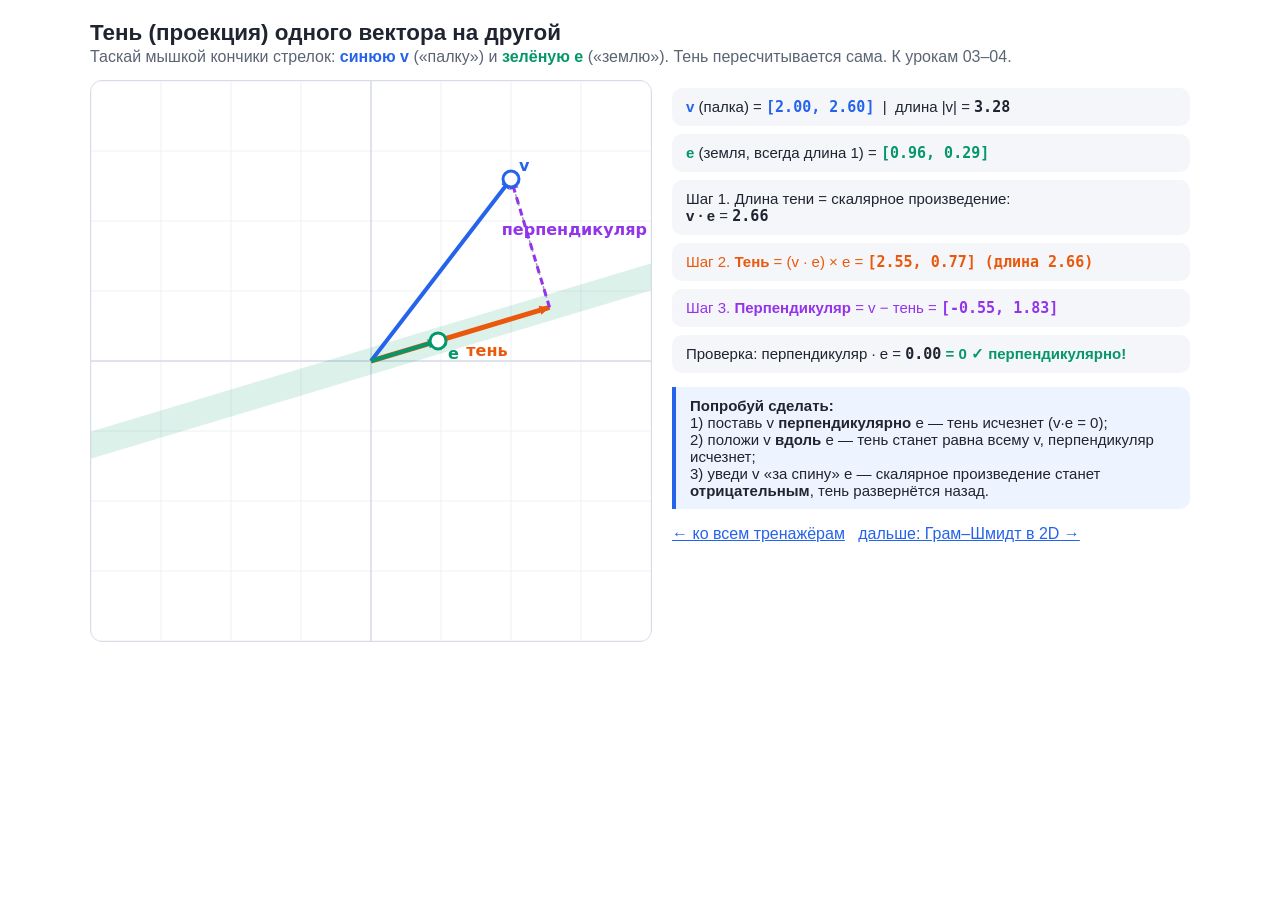
<file: interaktiv/01_ten_proekciya.html>
<!DOCTYPE html>
<html lang="ru">
<head>
<meta charset="utf-8">
<meta name="viewport" content="width=device-width, initial-scale=1">
<title>Тень (проекция) — интерактив</title>
<style>
  body { font-family: -apple-system, "Segoe UI", Roboto, Arial, sans-serif;
         margin: 20px auto; max-width: 1100px; padding: 0 14px; color: #1f2430; }
  h1 { font-size: 1.4em; margin: 6px 0 2px; }
  .sub { color: #5b6474; margin: 0 0 14px; }
  .wrap { display: flex; flex-wrap: wrap; gap: 20px; align-items: flex-start; }
  canvas { border: 1px solid #d8dce6; border-radius: 12px; touch-action: none;
           cursor: grab; background: #fff; max-width: 100%; }
  .panel { flex: 1; min-width: 300px; }
  .row { border-radius: 10px; padding: 10px 14px; margin: 8px 0; background: #f4f6fa;
         font-size: 15px; }
  .num { font-family: ui-monospace, Consolas, monospace; font-weight: 600; }
  .v  { color: #2563eb; }  /* вектор v — синий */
  .e  { color: #059669; }  /* направление e — зелёный */
  .t  { color: #ea580c; }  /* тень — оранжевый */
  .p  { color: #9333ea; }  /* перпендикуляр — фиолетовый */
  .ok { color: #059669; font-weight: 700; }
  .task { border-left: 4px solid #2563eb; background: #eef4ff; padding: 10px 14px;
          border-radius: 0 10px 10px 0; margin-top: 14px; font-size: 15px; }
  a { color: #2563eb; }
</style>
</head>
<body>
<h1>Тень (проекция) одного вектора на другой</h1>
<p class="sub">Таскай мышкой кончики стрелок: <b class="v">синюю v</b> («палку»)
и <b class="e">зелёную e</b> («землю»). Тень пересчитывается сама. К урокам 03–04.</p>

<div class="wrap">
  <canvas id="cv" width="560" height="560"></canvas>
  <div class="panel">
    <div class="row"><b class="v">v</b> (палка) = <span class="num v" id="tv"></span>
      &nbsp;|&nbsp; длина |v| = <span class="num" id="tvlen"></span></div>
    <div class="row"><b class="e">e</b> (земля, всегда длина 1) = <span class="num e" id="te"></span></div>
    <div class="row">Шаг 1. Длина тени = скалярное произведение:<br>
      <b>v · e</b> = <span class="num" id="tdot"></span></div>
    <div class="row t">Шаг 2. <b>Тень</b> = (v · e) × e = <span class="num" id="tten"></span></div>
    <div class="row p">Шаг 3. <b>Перпендикуляр</b> = v − тень = <span class="num" id="tperp"></span></div>
    <div class="row">Проверка: перпендикуляр · e = <span class="num" id="tcheck"></span>
      <span id="tok" class="ok"></span></div>

    <div class="task">
      <b>Попробуй сделать:</b><br>
      1) поставь v <b>перпендикулярно</b> e — тень исчезнет (v·e = 0);<br>
      2) положи v <b>вдоль</b> e — тень станет равна всему v, перпендикуляр исчезнет;<br>
      3) уведи v «за спину» e — скалярное произведение станет <b>отрицательным</b>,
      тень развернётся назад.
    </div>
    <p><a href="index.html">← ко всем тренажёрам</a> &nbsp;
       <a href="02_gram_schmidt_2d.html">дальше: Грам–Шмидт в 2D →</a></p>
  </div>
</div>

<script>
"use strict";
const cv = document.getElementById("cv"), ctx = cv.getContext("2d");
const S = 70;                                 // пикселей на одну единицу
const CX = cv.width / 2, CY = cv.height / 2;  // начало координат — центр

// состояние: вектор v и направление e (e храним как произвольный, рисуем нормализованным)
let v = { x: 2.0, y: 2.6 };
let eRaw = { x: 3.0, y: 0.9 };

// --- перевод координат мир <-> экран (ось y на экране растёт вниз, у нас вверх) ---
const toScr = p => ({ x: CX + p.x * S, y: CY - p.y * S });
const toWorld = p => ({ x: (p.x - CX) / S, y: (CY - p.y) / S });

function norm(p) { return Math.hypot(p.x, p.y); }
function unit(p) { const n = norm(p) || 1; return { x: p.x / n, y: p.y / n }; }
function dot(a, b) { return a.x * b.x + a.y * b.y; }

function arrow(from, to, color, width, dash) {
  const a = toScr(from), b = toScr(to);
  ctx.save();
  ctx.strokeStyle = ctx.fillStyle = color;
  ctx.lineWidth = width;
  if (dash) ctx.setLineDash(dash);
  ctx.beginPath(); ctx.moveTo(a.x, a.y); ctx.lineTo(b.x, b.y); ctx.stroke();
  ctx.setLineDash([]);
  // наконечник
  const ang = Math.atan2(b.y - a.y, b.x - a.x), L = 11;
  ctx.beginPath();
  ctx.moveTo(b.x, b.y);
  ctx.lineTo(b.x - L * Math.cos(ang - 0.44), b.y - L * Math.sin(ang - 0.44));
  ctx.lineTo(b.x - L * Math.cos(ang + 0.44), b.y - L * Math.sin(ang + 0.44));
  ctx.closePath(); ctx.fill();
  ctx.restore();
}

function label(p, text, color, dx, dy) {
  const s = toScr(p);
  ctx.save();
  ctx.font = "bold 16px system-ui"; ctx.fillStyle = color;
  // не даём подписи вылезти за края канваса
  const w = ctx.measureText(text).width;
  const x = Math.max(4, Math.min(cv.width - w - 4, s.x + (dx||8)));
  const y = Math.max(16, Math.min(cv.height - 6, s.y + (dy||-8)));
  ctx.fillText(text, x, y);
  ctx.restore();
}

function grid() {
  ctx.save();
  ctx.strokeStyle = "#eef0f5"; ctx.lineWidth = 1;
  for (let i = -4; i <= 4; i++) {
    ctx.beginPath(); ctx.moveTo(CX + i*S, 0); ctx.lineTo(CX + i*S, cv.height); ctx.stroke();
    ctx.beginPath(); ctx.moveTo(0, CY - i*S); ctx.lineTo(cv.width, CY - i*S); ctx.stroke();
  }
  ctx.strokeStyle = "#c9cedb";
  ctx.beginPath(); ctx.moveTo(0, CY); ctx.lineTo(cv.width, CY); ctx.stroke();
  ctx.beginPath(); ctx.moveTo(CX, 0); ctx.lineTo(CX, cv.height); ctx.stroke();
  ctx.restore();
}

const f = x => (Math.round(x * 100) / 100).toFixed(2);
const fv = p => `[${f(p.x)}, ${f(p.y)}]`;

function draw() {
  ctx.clearRect(0, 0, cv.width, cv.height);
  grid();

  const e = unit(eRaw);
  const d = dot(v, e);                       // длина тени (число)
  const ten = { x: d * e.x, y: d * e.y };    // сама тень (вектор)
  const perp = { x: v.x - ten.x, y: v.y - ten.y };

  // линия "земли" — прямая вдоль e
  ctx.save();
  ctx.strokeStyle = "#05966922"; ctx.lineWidth = 26; ctx.lineCap = "round";
  const a = toScr({x: -e.x*4.2, y: -e.y*4.2}), b = toScr({x: e.x*4.2, y: e.y*4.2});
  ctx.beginPath(); ctx.moveTo(a.x, a.y); ctx.lineTo(b.x, b.y); ctx.stroke();
  ctx.restore();

  // пунктир от кончика v к кончику тени ("луч солнца")
  arrowlessDash(v, ten);

  arrow({x:0,y:0}, ten,  "#ea580c", 5);            // тень
  arrow(ten, v,          "#9333ea", 3, [7,5]);     // перпендикуляр (из конца тени в конец v)
  arrow({x:0,y:0}, v,    "#2563eb", 4);            // v
  arrow({x:0,y:0}, e,    "#059669", 4);            // e (единичный)

  label(v, "v", "#2563eb");
  label(e, "e", "#059669", 10, 18);
  label({x:ten.x/2, y:ten.y/2}, "тень", "#ea580c", 6, 22);
  label({x:ten.x + perp.x/2, y:ten.y + perp.y/2}, "перпендикуляр", "#9333ea", 10, 0);

  // ручки для перетаскивания
  handle(v, "#2563eb"); handle(e, "#059669");

  // числа на панели
  document.getElementById("tv").textContent = fv(v);
  document.getElementById("tvlen").textContent = f(norm(v));
  document.getElementById("te").textContent = fv(e);
  document.getElementById("tdot").textContent = f(d);
  document.getElementById("tten").textContent = fv(ten) + "  (длина " + f(Math.abs(d)) + ")";
  document.getElementById("tperp").textContent = fv(perp);
  const chk = dot(perp, e);
  document.getElementById("tcheck").textContent = f(chk);
  document.getElementById("tok").textContent = Math.abs(chk) < 0.005 ? " = 0 ✓ перпендикулярно!" : "";
}

function arrowlessDash(from, to) {
  const a = toScr(from), b = toScr(to);
  ctx.save();
  ctx.strokeStyle = "#9aa1b0"; ctx.lineWidth = 1.5; ctx.setLineDash([4,4]);
  ctx.beginPath(); ctx.moveTo(a.x, a.y); ctx.lineTo(b.x, b.y); ctx.stroke();
  ctx.restore();
}

function handle(p, color) {
  const s = toScr(p);
  ctx.save();
  ctx.fillStyle = "#fff"; ctx.strokeStyle = color; ctx.lineWidth = 3;
  ctx.beginPath(); ctx.arc(s.x, s.y, 8, 0, 7); ctx.fill(); ctx.stroke();
  ctx.restore();
}

// --- перетаскивание мышью и пальцем ---
let dragging = null;
function pick(mx, my) {
  const pts = [{ref: v, name: "v"}, {ref: unit(eRaw), name: "e"}];
  for (const p of pts) {
    const s = toScr(p.ref);
    if (Math.hypot(mx - s.x, my - s.y) < 22) return p.name;
  }
  return null;
}
function evPos(ev) {
  const r = cv.getBoundingClientRect();
  const t = ev.touches ? ev.touches[0] : ev;
  // канвас может быть ужат стилем max-width — пересчитываем масштаб
  return { x: (t.clientX - r.left) * cv.width / r.width,
           y: (t.clientY - r.top) * cv.height / r.height };
}
function down(ev) { const p = evPos(ev); dragging = pick(p.x, p.y); if (dragging) ev.preventDefault(); }
function move(ev) {
  if (!dragging) return;
  ev.preventDefault();
  const w = toWorld(evPos(ev));
  if (norm(w) < 0.15) return;             // не даём схлопнуться в ноль
  if (dragging === "v") v = w; else eRaw = w;
  draw();
}
function up() { dragging = null; }
cv.addEventListener("mousedown", down); cv.addEventListener("mousemove", move);
window.addEventListener("mouseup", up);
cv.addEventListener("touchstart", down, {passive:false});
cv.addEventListener("touchmove", move, {passive:false});
window.addEventListener("touchend", up);

draw();
</script>
</body>
</html>
</file>
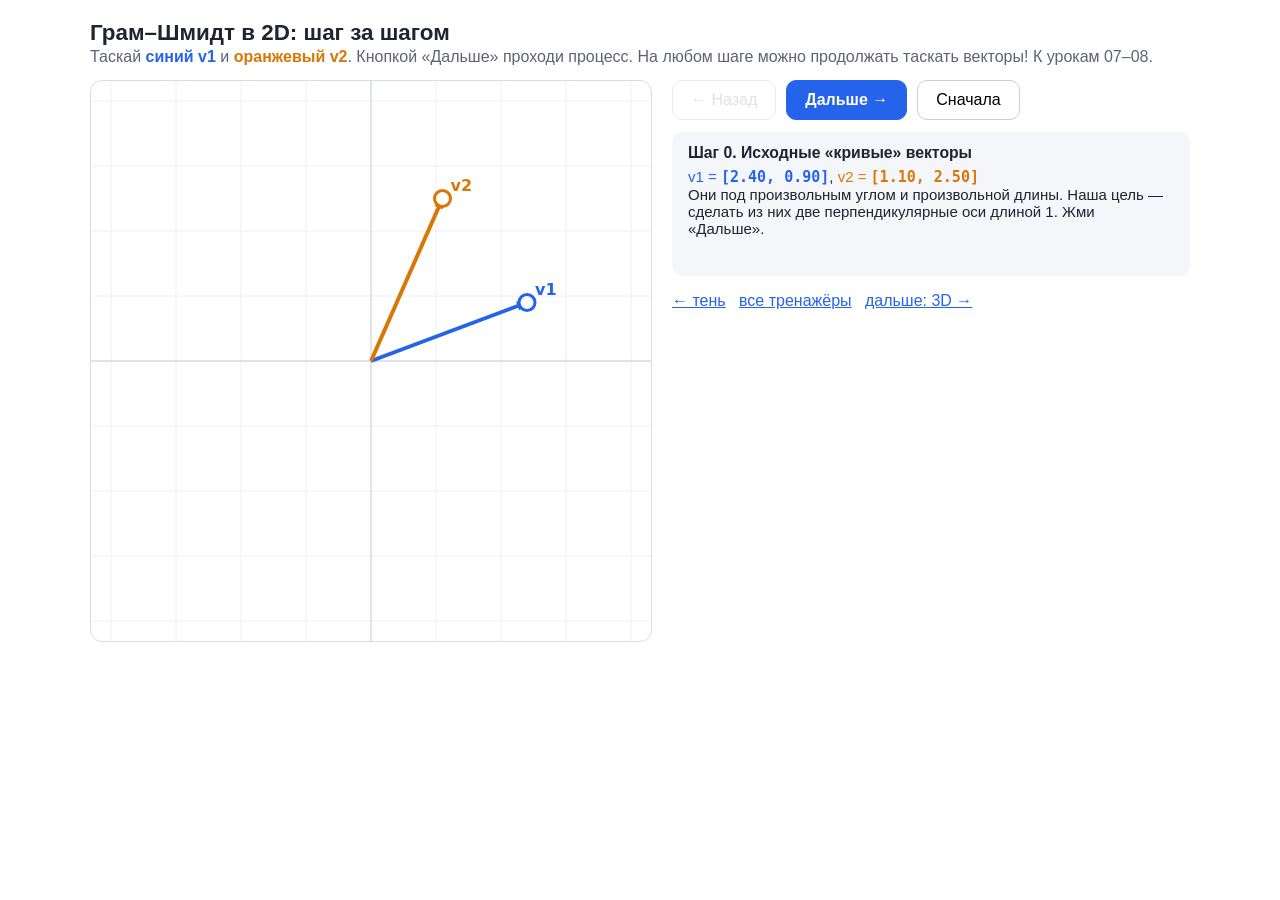
<file: interaktiv/02_gram_schmidt_2d.html>
<!DOCTYPE html>
<html lang="ru">
<head>
<meta charset="utf-8">
<meta name="viewport" content="width=device-width, initial-scale=1">
<title>Грам–Шмидт в 2D по шагам — интерактив</title>
<style>
  body { font-family: -apple-system, "Segoe UI", Roboto, Arial, sans-serif;
         margin: 20px auto; max-width: 1100px; padding: 0 14px; color: #1f2430; }
  h1 { font-size: 1.4em; margin: 6px 0 2px; }
  .sub { color: #5b6474; margin: 0 0 14px; }
  .wrap { display: flex; flex-wrap: wrap; gap: 20px; align-items: flex-start; }
  canvas { border: 1px solid #d8dce6; border-radius: 12px; touch-action: none;
           cursor: grab; background: #fff; max-width: 100%; }
  .panel { flex: 1; min-width: 320px; }
  .btns { display: flex; gap: 10px; margin-bottom: 12px; }
  button { font-size: 16px; padding: 10px 18px; border-radius: 10px; border: 1px solid #c9cedb;
           background: #fff; cursor: pointer; }
  button.primary { background: #2563eb; border-color: #2563eb; color: #fff; font-weight: 600; }
  button:disabled { opacity: .4; cursor: default; }
  .step { border-radius: 10px; padding: 12px 16px; background: #f4f6fa; font-size: 15px;
          min-height: 120px; }
  .step h3 { margin: 0 0 6px; font-size: 1.05em; }
  .num { font-family: ui-monospace, Consolas, monospace; font-weight: 600; }
  .v1 { color: #2563eb; } .v2 { color: #d97706; }
  .e1 { color: #059669; } .e2 { color: #9333ea; } .ten { color: #ef4444; }
  .dots { margin: 10px 0 0; color: #5b6474; font-size: 14px; }
  .dots b { color: #1f2430; }
  a { color: #2563eb; }
</style>
</head>
<body>
<h1>Грам–Шмидт в 2D: шаг за шагом</h1>
<p class="sub">Таскай <b class="v1">синий v1</b> и <b class="v2">оранжевый v2</b>.
Кнопкой «Дальше» проходи процесс. На любом шаге можно продолжать таскать векторы! К урокам 07–08.</p>

<div class="wrap">
  <canvas id="cv" width="560" height="560"></canvas>
  <div class="panel">
    <div class="btns">
      <button id="back">← Назад</button>
      <button id="next" class="primary">Дальше →</button>
      <button id="reset">Сначала</button>
    </div>
    <div class="step" id="stepbox"></div>
    <div class="dots" id="check"></div>
    <p><a href="01_ten_proekciya.html">← тень</a> &nbsp;
       <a href="index.html">все тренажёры</a> &nbsp;
       <a href="03_gram_schmidt_3d.html">дальше: 3D →</a></p>
  </div>
</div>

<script>
"use strict";
const cv = document.getElementById("cv"), ctx = cv.getContext("2d");
const S = 65, CX = cv.width/2, CY = cv.height/2;

let v1 = { x: 2.4, y: 0.9 };
let v2 = { x: 1.1, y: 2.5 };
let step = 0;                 // 0..4
const LAST = 4;

const toScr = p => ({ x: CX + p.x*S, y: CY - p.y*S });
const toWorld = p => ({ x: (p.x-CX)/S, y: (CY-p.y)/S });
const norm = p => Math.hypot(p.x, p.y);
const unit = p => { const n = norm(p)||1; return { x:p.x/n, y:p.y/n }; };
const dot = (a,b) => a.x*b.x + a.y*b.y;
const sub = (a,b) => ({ x:a.x-b.x, y:a.y-b.y });
const mul = (k,a) => ({ x:k*a.x, y:k*a.y });
const f = x => (Math.round(x*100)/100).toFixed(2);
const fv = p => `[${f(p.x)}, ${f(p.y)}]`;

// весь Грам-Шмидт для текущих v1, v2 (2D, руками)
function gs() {
  const e1 = unit(v1);
  const d = dot(v2, e1);          // длина тени v2 на e1
  const ten = mul(d, e1);         // тень
  const u2 = sub(v2, ten);        // перпендикулярный остаток
  const e2 = norm(u2) > 1e-9 ? unit(u2) : {x:0,y:0};
  return { e1, d, ten, u2, e2 };
}

function arrow(from, to, color, width, dash, alpha) {
  const a = toScr(from), b = toScr(to);
  ctx.save();
  ctx.globalAlpha = alpha == null ? 1 : alpha;
  ctx.strokeStyle = ctx.fillStyle = color; ctx.lineWidth = width;
  if (dash) ctx.setLineDash(dash);
  ctx.beginPath(); ctx.moveTo(a.x,a.y); ctx.lineTo(b.x,b.y); ctx.stroke();
  ctx.setLineDash([]);
  const ang = Math.atan2(b.y-a.y, b.x-a.x), L = 11;
  ctx.beginPath(); ctx.moveTo(b.x,b.y);
  ctx.lineTo(b.x - L*Math.cos(ang-0.44), b.y - L*Math.sin(ang-0.44));
  ctx.lineTo(b.x - L*Math.cos(ang+0.44), b.y - L*Math.sin(ang+0.44));
  ctx.closePath(); ctx.fill();
  ctx.restore();
}
function label(p, text, color, dx, dy, alpha) {
  const s = toScr(p);
  ctx.save(); ctx.globalAlpha = alpha == null ? 1 : alpha;
  ctx.font = "bold 16px system-ui"; ctx.fillStyle = color;
  ctx.fillText(text, s.x+(dx||8), s.y+(dy||-8)); ctx.restore();
}
function handle(p, color) {
  const s = toScr(p);
  ctx.save(); ctx.fillStyle = "#fff"; ctx.strokeStyle = color; ctx.lineWidth = 3;
  ctx.beginPath(); ctx.arc(s.x, s.y, 8, 0, 7); ctx.fill(); ctx.stroke(); ctx.restore();
}
function grid() {
  ctx.save(); ctx.strokeStyle = "#eef0f5"; ctx.lineWidth = 1;
  for (let i=-4; i<=4; i++) {
    ctx.beginPath(); ctx.moveTo(CX+i*S,0); ctx.lineTo(CX+i*S,cv.height); ctx.stroke();
    ctx.beginPath(); ctx.moveTo(0,CY-i*S); ctx.lineTo(cv.width,CY-i*S); ctx.stroke();
  }
  ctx.strokeStyle = "#c9cedb";
  ctx.beginPath(); ctx.moveTo(0,CY); ctx.lineTo(cv.width,CY); ctx.stroke();
  ctx.beginPath(); ctx.moveTo(CX,0); ctx.lineTo(CX,cv.height); ctx.stroke();
  ctx.restore();
}
// маленький квадратик прямого угла между e1 и e2
function rightAngle(e1, e2) {
  const k = 0.25;
  const p1 = mul(k, e1), p2 = { x: k*e1.x + k*e2.x, y: k*e1.y + k*e2.y }, p3 = mul(k, e2);
  const a = toScr(p1), b = toScr(p2), c = toScr(p3);
  ctx.save(); ctx.strokeStyle = "#059669"; ctx.lineWidth = 2;
  ctx.beginPath(); ctx.moveTo(a.x,a.y); ctx.lineTo(b.x,b.y); ctx.lineTo(c.x,c.y); ctx.stroke();
  ctx.restore();
}

const stepsHTML = g => [
  `<h3>Шаг 0. Исходные «кривые» векторы</h3>
   <span class="v1">v1 = <span class="num">${fv(v1)}</span></span>,
   <span class="v2">v2 = <span class="num">${fv(v2)}</span></span><br>
   Они под произвольным углом и произвольной длины. Наша цель — сделать из них
   две перпендикулярные оси длиной 1. Жми «Дальше».`,

  `<h3>Шаг 1. Нормализуем v1 → получаем e1</h3>
   |v1| = <span class="num">${f(norm(v1))}</span><br>
   <span class="e1">e1 = v1 / |v1| = <span class="num">${fv(g.e1)}</span></span><br>
   Направление то же, длина стала 1 (зелёная стрелка). Первая ось готова!`,

  `<h3>Шаг 2. Тень v2 на ось e1</h3>
   v2 · e1 = <span class="num">${f(g.d)}</span> — длина тени<br>
   <span class="ten">тень = (v2 · e1) × e1 = <span class="num">${fv(g.ten)}</span></span><br>
   Красная стрелка — часть v2, которая «дублирует» направление e1. Она нам не нужна.`,

  `<h3>Шаг 3. Вычитаем тень → остаток u2</h3>
   <span class="e2">u2 = v2 − тень = <span class="num">${fv(g.u2)}</span></span><br>
   Фиолетовый пунктир — то новое, что v2 добавлял. Проверь глазами: он
   перпендикулярен e1! (u2 · e1 = <span class="num">${f(dot(g.u2, g.e1))}</span>)`,

  `<h3>Шаг 4. Нормализуем u2 → получаем e2. Готово!</h3>
   |u2| = <span class="num">${f(norm(g.u2))}</span>,
   <span class="e2">e2 = u2 / |u2| = <span class="num">${fv(g.e2)}</span></span><br>
   Итог: <span class="e1">e1 = <span class="num">${fv(g.e1)}</span></span> и
   <span class="e2">e2 = <span class="num">${fv(g.e2)}</span></span> —
   ортонормированный базис. Потаскай векторы и посмотри, как он перестраивается!`
];

function draw() {
  ctx.clearRect(0,0,cv.width,cv.height);
  grid();
  const g = gs();
  const O = {x:0,y:0};

  // исходные векторы: яркие на шаге 0, затем полупрозрачные
  const fade = step === 0 ? 1 : 0.25;
  arrow(O, v1, "#2563eb", 4, null, fade);
  arrow(O, v2, "#d97706", 4, null, step >= 3 ? 0.25 : (step === 0 ? 1 : 1));
  label(v1, "v1", "#2563eb", 8, -8, fade);
  label(v2, "v2", "#d97706", 8, -8, step >= 3 ? 0.4 : 1);

  if (step >= 1) { arrow(O, g.e1, "#059669", 5); label(g.e1, "e1", "#059669", 10, 20); }
  if (step === 2 || step === 3) {
    arrow(O, g.ten, "#ef4444", 5);
    label(mul(0.5, g.ten), "тень", "#ef4444", 8, 24);
    // пунктир-«луч» от v2 к тени
    const a = toScr(v2), b = toScr(g.ten);
    ctx.save(); ctx.strokeStyle="#9aa1b0"; ctx.setLineDash([4,4]); ctx.lineWidth=1.5;
    ctx.beginPath(); ctx.moveTo(a.x,a.y); ctx.lineTo(b.x,b.y); ctx.stroke(); ctx.restore();
  }
  if (step === 3) { arrow(O, g.u2, "#9333ea", 4, [8,5]); label(g.u2, "u2", "#9333ea"); }
  if (step >= 4) {
    arrow(O, g.e2, "#9333ea", 5); label(g.e2, "e2", "#9333ea");
    rightAngle(g.e1, g.e2);
  }

  handle(v1, "#2563eb"); handle(v2, "#d97706");

  document.getElementById("stepbox").innerHTML = stepsHTML(g)[step];
  document.getElementById("back").disabled = step === 0;
  document.getElementById("next").disabled = step === LAST;

  // постоянная проверка внизу
  const c = document.getElementById("check");
  if (step >= 4) {
    c.innerHTML = `Проверка ответа (урок 07): |e1| = <b>${f(norm(g.e1))}</b>,
      |e2| = <b>${f(norm(g.e2))}</b>, e1 · e2 = <b>${f(dot(g.e1,g.e2))}</b>
      ${Math.abs(dot(g.e1,g.e2)) < 0.005 ? " ✓ всё перпендикулярно и единично!" : ""}`;
  } else c.innerHTML = "";
}

document.getElementById("next").onclick = () => { if (step < LAST) step++; draw(); };
document.getElementById("back").onclick = () => { if (step > 0) step--; draw(); };
document.getElementById("reset").onclick = () => { step = 0; draw(); };

// перетаскивание
let dragging = null;
function evPos(ev) {
  const r = cv.getBoundingClientRect();
  const t = ev.touches ? ev.touches[0] : ev;
  return { x: (t.clientX-r.left)*cv.width/r.width, y: (t.clientY-r.top)*cv.height/r.height };
}
cv.addEventListener("mousedown", downH); cv.addEventListener("touchstart", downH, {passive:false});
cv.addEventListener("mousemove", moveH); cv.addEventListener("touchmove", moveH, {passive:false});
window.addEventListener("mouseup", () => dragging = null);
window.addEventListener("touchend", () => dragging = null);
function downH(ev) {
  const p = evPos(ev);
  for (const [name, ref] of [["v1", v1], ["v2", v2]]) {
    const s = toScr(ref);
    if (Math.hypot(p.x-s.x, p.y-s.y) < 22) { dragging = name; ev.preventDefault(); return; }
  }
}
function moveH(ev) {
  if (!dragging) return;
  ev.preventDefault();
  const w = toWorld(evPos(ev));
  if (norm(w) < 0.15) return;
  if (dragging === "v1") v1 = w; else v2 = w;
  draw();
}

draw();
</script>
</body>
</html>
</file>
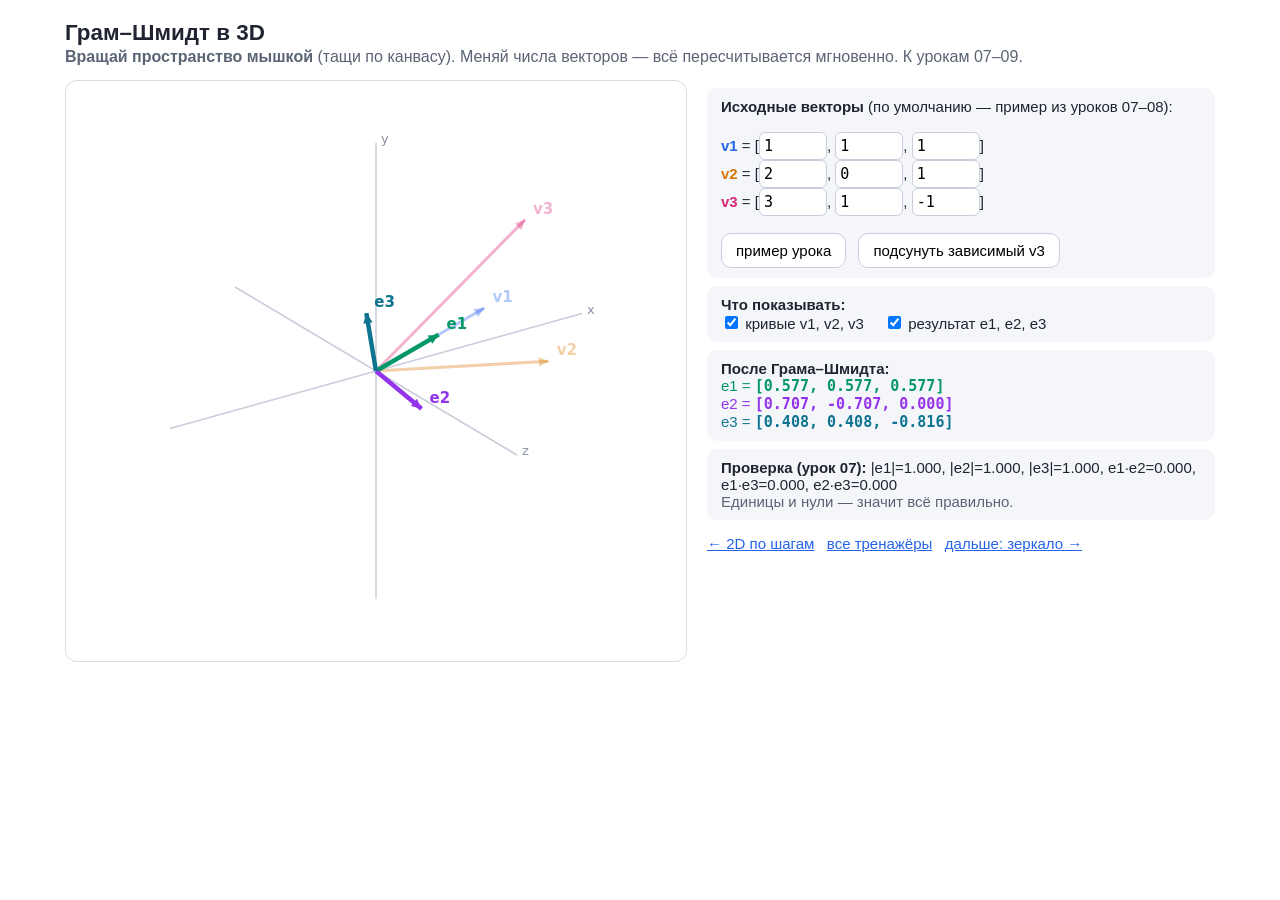
<file: interaktiv/03_gram_schmidt_3d.html>
<!DOCTYPE html>
<html lang="ru">
<head>
<meta charset="utf-8">
<meta name="viewport" content="width=device-width, initial-scale=1">
<title>Грам–Шмидт в 3D — интерактив</title>
<style>
  body { font-family: -apple-system, "Segoe UI", Roboto, Arial, sans-serif;
         margin: 20px auto; max-width: 1150px; padding: 0 14px; color: #1f2430; }
  h1 { font-size: 1.4em; margin: 6px 0 2px; }
  .sub { color: #5b6474; margin: 0 0 14px; }
  .wrap { display: flex; flex-wrap: wrap; gap: 20px; align-items: flex-start; }
  canvas { border: 1px solid #d8dce6; border-radius: 12px; touch-action: none;
           cursor: grab; background: #fff; max-width: 100%; }
  .panel { flex: 1; min-width: 330px; font-size: 15px; }
  .grp { background: #f4f6fa; border-radius: 10px; padding: 10px 14px; margin: 8px 0; }
  input[type=number] { width: 58px; font-size: 15px; padding: 4px; border: 1px solid #c9cedb;
                       border-radius: 6px; font-family: ui-monospace, Consolas, monospace; }
  label.chk { display: inline-block; margin-right: 16px; user-select: none; }
  .num { font-family: ui-monospace, Consolas, monospace; font-weight: 600; }
  .cV1 { color: #2563eb; } .cV2 { color: #d97706; } .cV3 { color: #db2777; }
  .cE1 { color: #059669; } .cE2 { color: #9333ea; } .cE3 { color: #0e7490; }
  .warn { color: #b45309; font-weight: 600; }
  button { font-size: 15px; padding: 8px 14px; border-radius: 10px;
           border: 1px solid #c9cedb; background: #fff; cursor: pointer; margin-right: 8px; }
  a { color: #2563eb; }
</style>
</head>
<body>
<h1>Грам–Шмидт в 3D</h1>
<p class="sub"><b>Вращай пространство мышкой</b> (тащи по канвасу).
Меняй числа векторов — всё пересчитывается мгновенно. К урокам 07–09.</p>

<div class="wrap">
  <canvas id="cv" width="620" height="580"></canvas>
  <div class="panel">
    <div class="grp">
      <b>Исходные векторы</b> (по умолчанию — пример из уроков 07–08):<br><br>
      <span class="cV1"><b>v1</b></span> =
        [<input type="number" id="v10" step="1" value="1">,
         <input type="number" id="v11" step="1" value="1">,
         <input type="number" id="v12" step="1" value="1">]<br>
      <span class="cV2"><b>v2</b></span> =
        [<input type="number" id="v20" step="1" value="2">,
         <input type="number" id="v21" step="1" value="0">,
         <input type="number" id="v22" step="1" value="1">]<br>
      <span class="cV3"><b>v3</b></span> =
        [<input type="number" id="v30" step="1" value="3">,
         <input type="number" id="v31" step="1" value="1">,
         <input type="number" id="v32" step="1" value="-1">]<br><br>
      <button id="bDemo">пример урока</button>
      <button id="bDep">подсунуть зависимый v3</button>
    </div>
    <div class="grp">
      <b>Что показывать:</b><br>
      <label class="chk"><input type="checkbox" id="showV" checked> кривые v1, v2, v3</label>
      <label class="chk"><input type="checkbox" id="showE" checked> результат e1, e2, e3</label>
    </div>
    <div class="grp" id="out"></div>
    <div class="grp" id="checkbox2"></div>
    <p><a href="02_gram_schmidt_2d.html">← 2D по шагам</a> &nbsp;
       <a href="index.html">все тренажёры</a> &nbsp;
       <a href="04_zerkalo.html">дальше: зеркало →</a></p>
  </div>
</div>

<script>
"use strict";
const cv = document.getElementById("cv"), ctx = cv.getContext("2d");
const CX = cv.width/2, CY = cv.height/2, S = 78;

let yaw = 0.6, pitch = 0.42;    // углы поворота камеры

// ---------- векторная арифметика в 3D ----------
const dot3 = (a,b) => a[0]*b[0] + a[1]*b[1] + a[2]*b[2];
const norm3 = a => Math.sqrt(dot3(a,a));
const sub3 = (a,b) => [a[0]-b[0], a[1]-b[1], a[2]-b[2]];
const mul3 = (k,a) => [k*a[0], k*a[1], k*a[2]];

// Грам-Шмидт (тот же алгоритм, что в уроке 09, только на JavaScript)
function gsBasis(vs) {
  const B = vs.map(v => v.slice());          // копия
  for (let j = 0; j < B.length; j++) {
    for (let i = 0; i < j; i++) {
      B[j] = sub3(B[j], mul3(dot3(B[j], B[i]), B[i]));   // минус тень на e_i
    }
    const n = norm3(B[j]);
    B[j] = n > 1e-10 ? mul3(1/n, B[j]) : [0,0,0];        // нормализуем или ноль
  }
  return B;
}

// ---------- проекция 3D -> экран (поворот yaw вокруг вертикали, pitch наклон) ----------
function project(p) {
  const [x, y, z] = p;
  const cy = Math.cos(yaw), sy = Math.sin(yaw);
  const cp = Math.cos(pitch), sp = Math.sin(pitch);
  const x1 = x*cy + z*sy, z1 = -x*sy + z*cy;   // поворот вокруг оси y
  const y2 = y*cp - z1*sp, z2 = y*sp + z1*cp;  // наклон
  return { x: CX + x1*S, y: CY - y2*S, depth: z2 };
}

function line3(a, b, color, width, dash, alpha) {
  const p = project(a), q = project(b);
  ctx.save();
  ctx.globalAlpha = alpha == null ? 1 : alpha;
  ctx.strokeStyle = color; ctx.lineWidth = width;
  if (dash) ctx.setLineDash(dash);
  ctx.beginPath(); ctx.moveTo(p.x,p.y); ctx.lineTo(q.x,q.y); ctx.stroke();
  ctx.restore();
}
function arrow3(v, color, width, alpha, name) {
  const O = project([0,0,0]), p = project(v);
  ctx.save();
  ctx.globalAlpha = alpha == null ? 1 : alpha;
  ctx.strokeStyle = ctx.fillStyle = color; ctx.lineWidth = width;
  ctx.beginPath(); ctx.moveTo(O.x,O.y); ctx.lineTo(p.x,p.y); ctx.stroke();
  const ang = Math.atan2(p.y-O.y, p.x-O.x), L = 11;
  ctx.beginPath(); ctx.moveTo(p.x,p.y);
  ctx.lineTo(p.x - L*Math.cos(ang-0.44), p.y - L*Math.sin(ang-0.44));
  ctx.lineTo(p.x - L*Math.cos(ang+0.44), p.y - L*Math.sin(ang+0.44));
  ctx.closePath(); ctx.fill();
  if (name) { ctx.font = "bold 15px system-ui"; ctx.fillText(name, p.x+8, p.y-6); }
  ctx.restore();
}

function readVectors() {
  const g = id => parseFloat(document.getElementById(id).value) || 0;
  return [[g("v10"),g("v11"),g("v12")],
          [g("v20"),g("v21"),g("v22")],
          [g("v30"),g("v31"),g("v32")]];
}

const f = x => (Math.round(x*1000)/1000).toFixed(3);
const fv = v => `[${f(v[0])}, ${f(v[1])}, ${f(v[2])}]`;

function draw() {
  ctx.clearRect(0,0,cv.width,cv.height);

  // оси мировой системы координат
  const A = 3.2;
  line3([-A,0,0],[A,0,0], "#c9cedb", 1.5); line3([0,-A,0],[0,A,0], "#c9cedb", 1.5);
  line3([0,0,-A],[0,0,A], "#c9cedb", 1.5);
  const lx = project([A,0,0]), ly = project([0,A,0]), lz = project([0,0,A]);
  ctx.fillStyle = "#8b93a5"; ctx.font = "13px system-ui";
  ctx.fillText("x", lx.x+5, lx.y); ctx.fillText("y", ly.x+5, ly.y); ctx.fillText("z", lz.x+5, lz.y);

  const vs = readVectors();
  const E = gsBasis(vs);

  const showV = document.getElementById("showV").checked;
  const showE = document.getElementById("showE").checked;
  const colV = ["#2563eb", "#d97706", "#db2777"];
  const colE = ["#059669", "#9333ea", "#0e7490"];

  if (showV) vs.forEach((v,i) => arrow3(v, colV[i], 3, showE ? 0.35 : 1, "v"+(i+1)));
  if (showE) E.forEach((e,i) => { if (norm3(e) > 0.5) arrow3(e, colE[i], 4.5, 1, "e"+(i+1)); });

  // числовой вывод
  let html = "<b>После Грама–Шмидта:</b><br>";
  const cls = ["cE1","cE2","cE3"];
  E.forEach((e,i) => {
    if (norm3(e) > 0.5)
      html += `<span class="${cls[i]}">e${i+1} = <span class="num">${fv(e)}</span></span><br>`;
    else
      html += `<span class="warn">e${i+1} = [0, 0, 0] — вектор v${i+1} ЗАВИСИМЫЙ
               (не добавил нового направления)</span><br>`;
  });
  document.getElementById("out").innerHTML = html;

  // проверка: все длины 1, все пары перпендикулярны
  let chk = "<b>Проверка (урок 07):</b> ";
  const parts = [];
  E.forEach((e,i) => { if (norm3(e) > 0.5) parts.push(`|e${i+1}|=${f(norm3(e))}`); });
  for (let j=0; j<3; j++) for (let i=0; i<j; i++)
    if (norm3(E[i])>0.5 && norm3(E[j])>0.5)
      parts.push(`e${i+1}·e${j+1}=${f(dot3(E[i],E[j]))}`);
  chk += parts.join(", ");
  document.getElementById("checkbox2").innerHTML = chk +
    "<br><span style='color:#5b6474'>Единицы и нули — значит всё правильно.</span>";
}

// ---------- вращение мышью ----------
let rot = null;
function evPos(ev) {
  const r = cv.getBoundingClientRect();
  const t = ev.touches ? ev.touches[0] : ev;
  return { x: (t.clientX-r.left)*cv.width/r.width, y: (t.clientY-r.top)*cv.height/r.height };
}
cv.addEventListener("mousedown", e => { rot = evPos(e); });
cv.addEventListener("touchstart", e => { rot = evPos(e); e.preventDefault(); }, {passive:false});
function moveH(e) {
  if (!rot) return;
  const p = evPos(e);
  yaw   += (p.x - rot.x) * 0.008;
  pitch += (p.y - rot.y) * 0.008;
  pitch = Math.max(-1.4, Math.min(1.4, pitch));
  rot = p; draw();
  if (e.touches) e.preventDefault();
}
cv.addEventListener("mousemove", moveH);
cv.addEventListener("touchmove", moveH, {passive:false});
window.addEventListener("mouseup", () => rot = null);
window.addEventListener("touchend", () => rot = null);

// поля ввода и кнопки
document.querySelectorAll("input[type=number]").forEach(i => i.addEventListener("input", draw));
document.querySelectorAll("input[type=checkbox]").forEach(i => i.addEventListener("change", draw));
document.getElementById("bDemo").onclick = () => {
  setV([[1,1,1],[2,0,1],[3,1,-1]]); draw();
};
document.getElementById("bDep").onclick = () => {
  // v3 = v1 + v2 — зависимый! Должен обнулиться (урок 07, раздел 7)
  const vs = readVectors();
  setV([vs[0], vs[1], [vs[0][0]+vs[1][0], vs[0][1]+vs[1][1], vs[0][2]+vs[1][2]]]);
  draw();
};
function setV(vs) {
  const ids = [["v10","v11","v12"],["v20","v21","v22"],["v30","v31","v32"]];
  vs.forEach((v,i) => v.forEach((x,j) => document.getElementById(ids[i][j]).value = x));
}

draw();
</script>
</body>
</html>
</file>
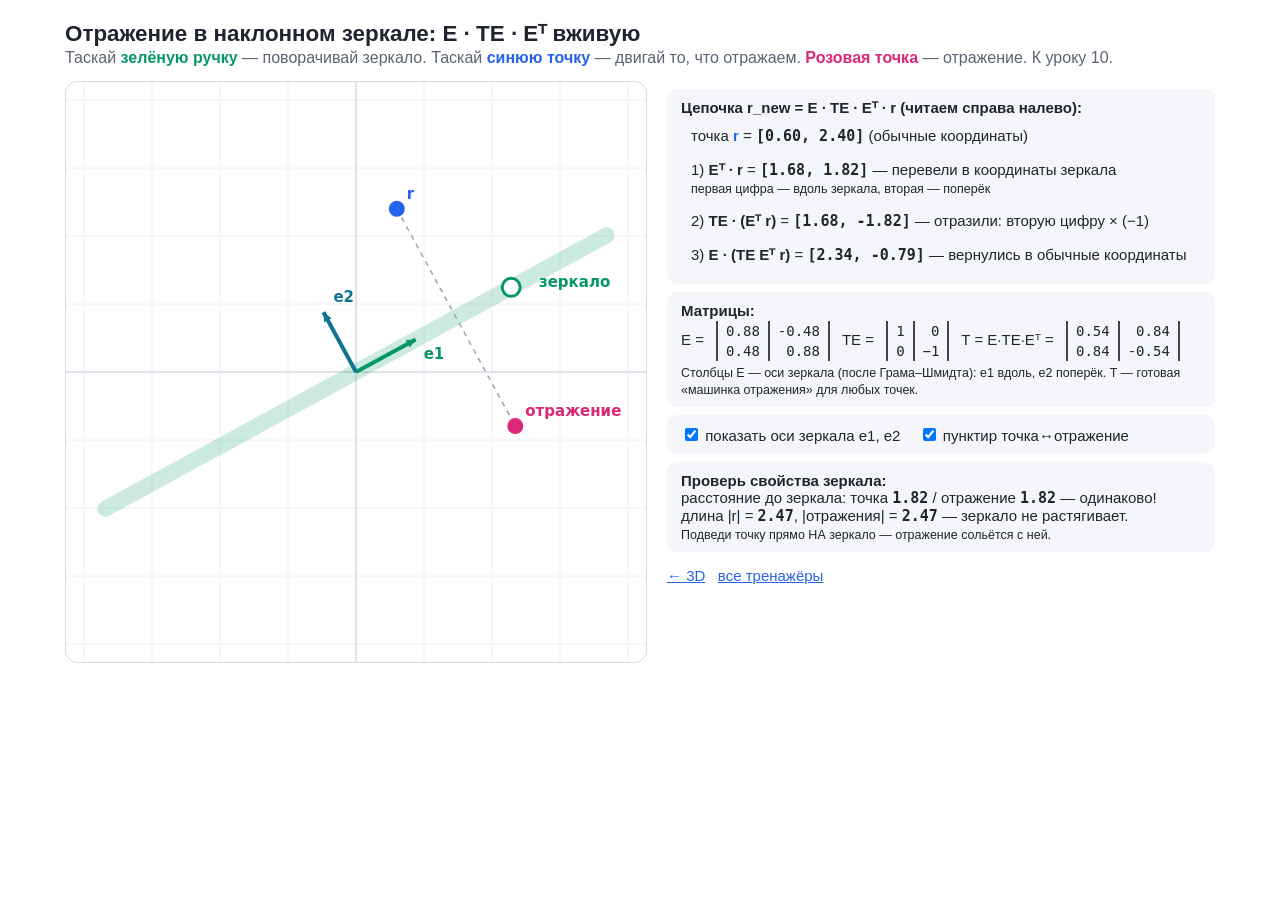
<file: interaktiv/04_zerkalo.html>
<!DOCTYPE html>
<html lang="ru">
<head>
<meta charset="utf-8">
<meta name="viewport" content="width=device-width, initial-scale=1">
<title>Наклонное зеркало — интерактив</title>
<style>
  body { font-family: -apple-system, "Segoe UI", Roboto, Arial, sans-serif;
         margin: 20px auto; max-width: 1150px; padding: 0 14px; color: #1f2430; }
  h1 { font-size: 1.4em; margin: 6px 0 2px; }
  .sub { color: #5b6474; margin: 0 0 14px; }
  .wrap { display: flex; flex-wrap: wrap; gap: 20px; align-items: flex-start; }
  canvas { border: 1px solid #d8dce6; border-radius: 12px; touch-action: none;
           cursor: grab; background: #fff; max-width: 100%; }
  .panel { flex: 1; min-width: 330px; font-size: 15px; }
  .grp { background: #f4f6fa; border-radius: 10px; padding: 10px 14px; margin: 8px 0; }
  .num { font-family: ui-monospace, Consolas, monospace; font-weight: 600; }
  .m { color: #059669; } .r { color: #2563eb; } .o { color: #db2777; }
  .stage { padding: 6px 10px; border-radius: 8px; margin: 4px 0; }
  .stage.active { background: #eef4ff; outline: 2px solid #2563eb; }
  table.mx { border-collapse: collapse; display: inline-table; margin: 2px 8px;
             vertical-align: middle; }
  table.mx td { border-left: 2px solid #444; border-right: 2px solid #444;
                padding: 2px 8px; text-align: right;
                font-family: ui-monospace, Consolas, monospace; font-size: 14px; }
  label.chk { display: inline-block; margin-right: 14px; user-select: none; }
  a { color: #2563eb; }
</style>
</head>
<body>
<h1>Отражение в наклонном зеркале: E · TE · Eᵀ вживую</h1>
<p class="sub">Таскай <b class="m">зелёную ручку</b> — поворачивай зеркало.
Таскай <b class="r">синюю точку</b> — двигай то, что отражаем.
<b class="o">Розовая точка</b> — отражение. К уроку 10.</p>

<div class="wrap">
  <canvas id="cv" width="580" height="580"></canvas>
  <div class="panel">
    <div class="grp">
      <b>Цепочка r_new = E · TE · Eᵀ · r (читаем справа налево):</b>
      <div class="stage" id="st0">точка <b class="r">r</b> =
        <span class="num" id="tr"></span> (обычные координаты)</div>
      <div class="stage" id="st1">1) <b>Eᵀ · r</b> =
        <span class="num" id="tr1"></span> — перевели в координаты зеркала<br>
        <small>первая цифра — вдоль зеркала, вторая — поперёк</small></div>
      <div class="stage" id="st2">2) <b>TE · (Eᵀ r)</b> =
        <span class="num" id="tr2"></span> — отразили: вторую цифру × (−1)</div>
      <div class="stage" id="st3">3) <b>E · (TE Eᵀ r)</b> =
        <span class="num" id="tr3"></span> — вернулись в обычные координаты</div>
    </div>
    <div class="grp">
      <b>Матрицы:</b><br>
      E = <table class="mx"><tr><td id="e00"></td><td id="e01"></td></tr>
          <tr><td id="e10"></td><td id="e11"></td></tr></table>
      TE = <table class="mx"><tr><td>1</td><td>0</td></tr>
          <tr><td>0</td><td>−1</td></tr></table>
      T = E·TE·Eᵀ = <table class="mx"><tr><td id="t00"></td><td id="t01"></td></tr>
          <tr><td id="t10"></td><td id="t11"></td></tr></table><br>
      <small>Столбцы E — оси зеркала (после Грама–Шмидта): e1 вдоль, e2 поперёк.
      T — готовая «машинка отражения» для любых точек.</small>
    </div>
    <div class="grp">
      <label class="chk"><input type="checkbox" id="showAxes" checked> показать оси зеркала e1, e2</label>
      <label class="chk"><input type="checkbox" id="showTrace" checked> пунктир точка↔отражение</label>
    </div>
    <div class="grp" id="props"></div>
    <p><a href="03_gram_schmidt_3d.html">← 3D</a> &nbsp; <a href="index.html">все тренажёры</a></p>
  </div>
</div>

<script>
"use strict";
const cv = document.getElementById("cv"), ctx = cv.getContext("2d");
const S = 68, CX = cv.width/2, CY = cv.height/2;

let mirror = { x: 2.2, y: 1.2 };   // направление зеркала (ручка)
let r = { x: 0.6, y: 2.4 };        // отражаемая точка

const toScr = p => ({ x: CX + p.x*S, y: CY - p.y*S });
const toWorld = p => ({ x: (p.x-CX)/S, y: (CY-p.y)/S });
const norm = p => Math.hypot(p.x, p.y);
const unit = p => { const n = norm(p)||1; return { x:p.x/n, y:p.y/n }; };
const dot = (a,b) => a.x*b.x + a.y*b.y;
const f = x => (Math.round(x*100)/100).toFixed(2);
const fv = p => `[${f(p.x)}, ${f(p.y)}]`;

function compute() {
  // Грам-Шмидт для базиса зеркала: e1 вдоль зеркала, e2 - перпендикуляр.
  // В 2D после нормализации e1 перпендикуляр строится сразу поворотом на 90°
  // (это ровно то, что дал бы Грам-Шмидт со вторым опорным вектором).
  const e1 = unit(mirror);
  const e2 = { x: -e1.y, y: e1.x };
  // матрица E по столбцам: [e1 e2]
  const E = [[e1.x, e2.x], [e1.y, e2.y]];
  // шаг 1: перевод в координаты зеркала: E^T r
  const rz = { x: e1.x*r.x + e1.y*r.y, y: e2.x*r.x + e2.y*r.y };
  // шаг 2: отражение в координатах зеркала: TE = [[1,0],[0,-1]]
  const rz2 = { x: rz.x, y: -rz.y };
  // шаг 3: обратно: E * rz2
  const ro = { x: E[0][0]*rz2.x + E[0][1]*rz2.y,
               y: E[1][0]*rz2.x + E[1][1]*rz2.y };
  // склеенная матрица T = E TE E^T
  const T = [[e1.x*e1.x - e2.x*e2.x, e1.x*e1.y - e2.x*e2.y],
             [e1.y*e1.x - e2.y*e2.x, e1.y*e1.y - e2.y*e2.y]];
  return { e1, e2, E, rz, rz2, ro, T };
}

function arrow(from, to, color, width, dash) {
  const a = toScr(from), b = toScr(to);
  ctx.save(); ctx.strokeStyle = ctx.fillStyle = color; ctx.lineWidth = width;
  if (dash) ctx.setLineDash(dash);
  ctx.beginPath(); ctx.moveTo(a.x,a.y); ctx.lineTo(b.x,b.y); ctx.stroke();
  ctx.setLineDash([]);
  const ang = Math.atan2(b.y-a.y, b.x-a.x), L = 10;
  ctx.beginPath(); ctx.moveTo(b.x,b.y);
  ctx.lineTo(b.x - L*Math.cos(ang-0.44), b.y - L*Math.sin(ang-0.44));
  ctx.lineTo(b.x - L*Math.cos(ang+0.44), b.y - L*Math.sin(ang+0.44));
  ctx.closePath(); ctx.fill(); ctx.restore();
}
function point(p, color, rad) {
  const s = toScr(p);
  ctx.save(); ctx.fillStyle = color;
  ctx.beginPath(); ctx.arc(s.x, s.y, rad||7, 0, 7); ctx.fill(); ctx.restore();
}
function label(p, text, color, dx, dy) {
  const s = toScr(p);
  ctx.save(); ctx.font = "bold 15px system-ui"; ctx.fillStyle = color;
  ctx.fillText(text, s.x+(dx||10), s.y+(dy||-10)); ctx.restore();
}
function grid() {
  ctx.save(); ctx.strokeStyle = "#eef0f5";
  for (let i=-4; i<=4; i++) {
    ctx.beginPath(); ctx.moveTo(CX+i*S,0); ctx.lineTo(CX+i*S,cv.height); ctx.stroke();
    ctx.beginPath(); ctx.moveTo(0,CY-i*S); ctx.lineTo(cv.width,CY-i*S); ctx.stroke();
  }
  ctx.strokeStyle = "#c9cedb";
  ctx.beginPath(); ctx.moveTo(0,CY); ctx.lineTo(cv.width,CY); ctx.stroke();
  ctx.beginPath(); ctx.moveTo(CX,0); ctx.lineTo(CX,cv.height); ctx.stroke();
  ctx.restore();
}

function draw() {
  ctx.clearRect(0,0,cv.width,cv.height);
  grid();
  const c = compute();

  // зеркало: толстая зелёная полупрозрачная линия через центр
  ctx.save();
  ctx.strokeStyle = "#05966933"; ctx.lineWidth = 16; ctx.lineCap = "round";
  const a = toScr({x:-c.e1.x*4.2, y:-c.e1.y*4.2}), b = toScr({x:c.e1.x*4.2, y:c.e1.y*4.2});
  ctx.beginPath(); ctx.moveTo(a.x,a.y); ctx.lineTo(b.x,b.y); ctx.stroke();
  ctx.restore();
  label({x:c.e1.x*3.4, y:c.e1.y*3.4}, "зеркало", "#059669", -20, 26);

  if (document.getElementById("showAxes").checked) {
    arrow({x:0,y:0}, c.e1, "#059669", 4);
    arrow({x:0,y:0}, c.e2, "#0e7490", 4);
    label(c.e1, "e1", "#059669", 8, 20);
    label(c.e2, "e2", "#0e7490");
  }
  if (document.getElementById("showTrace").checked) {
    const s1 = toScr(r), s2 = toScr(c.ro);
    ctx.save(); ctx.strokeStyle = "#9aa1b0"; ctx.setLineDash([5,5]); ctx.lineWidth = 1.5;
    ctx.beginPath(); ctx.moveTo(s1.x,s1.y); ctx.lineTo(s2.x,s2.y); ctx.stroke(); ctx.restore();
  }

  point(r, "#2563eb", 8);   label(r, "r", "#2563eb");
  point(c.ro, "#db2777", 8); label(c.ro, "отражение", "#db2777");
  // ручка зеркала
  const h = toScr({x: unit(mirror).x*2.6, y: unit(mirror).y*2.6});
  ctx.save(); ctx.fillStyle = "#fff"; ctx.strokeStyle = "#059669"; ctx.lineWidth = 3;
  ctx.beginPath(); ctx.arc(h.x, h.y, 9, 0, 7); ctx.fill(); ctx.stroke(); ctx.restore();

  // панель чисел
  document.getElementById("tr").textContent = fv(r);
  document.getElementById("tr1").textContent = fv(c.rz);
  document.getElementById("tr2").textContent = fv(c.rz2);
  document.getElementById("tr3").textContent = fv(c.ro);
  const ids = [["e00","e01"],["e10","e11"]];
  ids.forEach((row,i) => row.forEach((id,j) =>
    document.getElementById(id).textContent = f(c.E[i][j])));
  const tids = [["t00","t01"],["t10","t11"]];
  tids.forEach((row,i) => row.forEach((id,j) =>
    document.getElementById(id).textContent = f(c.T[i][j])));

  // свойства отражения (урок 10, раздел 7)
  const dist1 = Math.abs(dot(r, c.e2));        // расстояние точки до зеркала
  const dist2 = Math.abs(dot(c.ro, c.e2));
  document.getElementById("props").innerHTML =
    `<b>Проверь свойства зеркала:</b><br>
     расстояние до зеркала: точка <span class="num">${f(dist1)}</span> /
     отражение <span class="num">${f(dist2)}</span> — одинаково!<br>
     длина |r| = <span class="num">${f(norm(r))}</span>,
     |отражения| = <span class="num">${f(norm(c.ro))}</span> — зеркало не растягивает.<br>
     <small>Подведи точку прямо НА зеркало — отражение сольётся с ней.</small>`;
}

// перетаскивание: точка r или ручка зеркала
let dragging = null;
function evPos(ev) {
  const rc = cv.getBoundingClientRect();
  const t = ev.touches ? ev.touches[0] : ev;
  return { x: (t.clientX-rc.left)*cv.width/rc.width, y: (t.clientY-rc.top)*cv.height/rc.height };
}
cv.addEventListener("mousedown", downH);
cv.addEventListener("touchstart", downH, {passive:false});
cv.addEventListener("mousemove", moveH);
cv.addEventListener("touchmove", moveH, {passive:false});
window.addEventListener("mouseup", () => dragging = null);
window.addEventListener("touchend", () => dragging = null);
function downH(ev) {
  const p = evPos(ev);
  const hm = toScr({x: unit(mirror).x*2.6, y: unit(mirror).y*2.6});
  const rs = toScr(r);
  if (Math.hypot(p.x-rs.x, p.y-rs.y) < 22) dragging = "r";
  else if (Math.hypot(p.x-hm.x, p.y-hm.y) < 24) dragging = "m";
  if (dragging) ev.preventDefault();
}
function moveH(ev) {
  if (!dragging) return;
  ev.preventDefault();
  const w = toWorld(evPos(ev));
  if (dragging === "r") r = w;
  else if (norm(w) > 0.15) mirror = w;
  draw();
}

document.querySelectorAll("input[type=checkbox]").forEach(i => i.addEventListener("change", draw));
draw();
</script>
</body>
</html>
</file>
<file: igra/style.css>
/* ВЕКТОР: Ортонорма (ревизия B) — космос, неон, физика */
* { box-sizing: border-box; }
body {
  margin: 0; min-height: 100vh; color: #dbe4ff;
  font-family: -apple-system, "Segoe UI", Roboto, Arial, sans-serif;
  background: radial-gradient(1200px 800px at 30% -10%, #141f45 0%, #0a0f20 55%, #060a14 100%);
}
.hidden { display: none !important; }
button { font-family: inherit; cursor: pointer; }

/* ---------- экраны ---------- */
.screen { max-width: 990px; margin: 0 auto; padding: 18px 14px; }

.menu-box { max-width: 460px; margin: 5vh auto; text-align: center; }
.menu-box h1 { margin: 8px 0 4px; letter-spacing: 2px; }
.tagline { color: #8fa1d0; margin: 0 0 24px; line-height: 1.5; }
.credits { color: #55648f; font-size: 13px; margin-top: 24px; }

.logo-ship { position: relative; width: 84px; height: 84px; margin: 0 auto;
  font-size: 54px; color: #7dd3fc; line-height: 84px;
  text-shadow: 0 0 24px #38bdf8, 0 0 60px #38bdf8; }
.ship-glow { position: absolute; inset: 18px; border-radius: 50%;
  background: radial-gradient(circle, #38bdf822, transparent 70%); }

button.big {
  display: block; width: 100%; margin: 9px 0; padding: 13px 18px;
  font-size: 17px; border-radius: 12px; border: 1px solid #2a3a6b;
  background: #121a34; color: #dbe4ff; transition: transform .1s, background .15s;
}
button.big:hover:not(:disabled) { background: #1a2750; transform: translateY(-1px); }
button.big.primary { background: #2563eb; border-color: #2563eb; font-weight: 700; }
button.big.primary:hover { background: #3b76f6; }
button.big:disabled { opacity: .45; cursor: default; }

/* ---------- выбор сектора ---------- */
#level-grid { display: grid; grid-template-columns: repeat(auto-fill, minmax(215px, 1fr));
  gap: 12px; margin: 16px 0 20px; }
.lvl-card { border: 1px solid #2a3a6b; border-radius: 12px; padding: 12px 14px;
  background: #111a34; cursor: pointer; transition: background .15s; }
.lvl-card:hover { background: #1a2750; }
.lvl-card.locked { opacity: .4; cursor: default; }
.lvl-card .deck { font-size: 12px; color: #8fa1d0; }
.lvl-card .stars { color: #fbbf24; letter-spacing: 2px; }

/* ---------- игровой экран ---------- */
#hud { display: flex; gap: 14px; align-items: center; padding: 6px 4px 8px;
  font-size: 15px; color: #9fb0dd; flex-wrap: wrap; }
#hud-name { color: #dbe4ff; font-weight: 700; }
.hud-right { margin-left: auto; display: flex; gap: 8px; align-items: center; }
#hud-stars { color: #fbbf24; }
#hud-fuel { font-family: ui-monospace, Consolas, monospace; color: #7dd3fc; }
#hud-fuel.low { color: #f87171; }
#hud button { background: #121a34; color: #dbe4ff; border: 1px solid #2a3a6b;
  border-radius: 8px; padding: 5px 10px; font-size: 15px; }

#stage { position: relative; }
#cv { display: block; width: 100%; border-radius: 14px;
  border: 1px solid #22305c; background: #070c1c; touch-action: none; cursor: crosshair; }

#iris { position: absolute; left: 12px; right: 12px; top: 10px;
  background: #0d1634ee; border: 1px solid #35509f; border-radius: 12px;
  padding: 11px 15px; cursor: pointer; font-size: 15px; line-height: 1.5;
  display: flex; gap: 10px; align-items: baseline; }
.iris-next { margin-left: auto; color: #7f92c8; font-size: 13px; flex: none; }

#hint-pop { position: absolute; right: 12px; bottom: 12px; max-width: 380px;
  background: #14224eee; border: 1px dashed #4a5c9b; border-radius: 12px;
  padding: 10px 14px; font-size: 14px; line-height: 1.5; }

/* нижняя панель */
#bar { display: flex; gap: 14px; align-items: center; padding: 10px 4px;
  flex-wrap: wrap; min-height: 62px; }
#bar-info { font-size: 15px; line-height: 1.5; min-width: 260px; flex: 1; }
#bar-info b { font-family: ui-monospace, Consolas, monospace; color: #7dd3fc; }
#bar-info .warn { color: #fbbf24; }
#bar-info .good { color: #4ade80; }
#bar-tools { display: flex; gap: 8px; flex-wrap: wrap; }
#bar-tools button { padding: 10px 14px; font-size: 15px; border-radius: 10px;
  border: 1px solid #2a3a6b; background: #17224a; color: #dbe4ff; }
#bar-tools button:hover:not(:disabled) { background: #20305f; }
#bar-tools button:disabled { opacity: .4; }
#bar-tools button.go { background: #2563eb; border-color: #2563eb; font-weight: 700; }
#bar-tools button.go:hover { background: #3b76f6; }

/* чипы конвейера в нижней панели */
.chips { display: flex; gap: 8px; flex-wrap: wrap; align-items: center; }
.chip { padding: 8px 11px; border-radius: 10px; border: 1px solid #4a5c9b;
  background: #1b2a5c; font-family: ui-monospace, Consolas, monospace;
  font-size: 14px; cursor: pointer; user-select: none; }
.chip:hover { background: #24377a; }
.slot { min-width: 110px; min-height: 38px; border: 2px dashed #35509f;
  border-radius: 10px; display: flex; align-items: center; justify-content: center;
  font-size: 12px; color: #7f92c8; padding: 3px; }

/* ---------- модальные окна ---------- */
.modal { position: fixed; inset: 0; background: #04060fd6; display: flex;
  align-items: center; justify-content: center; z-index: 50; padding: 12px; }
.jr-box, .cer-box { background: #0f1730; border: 1px solid #2a3a6b;
  border-radius: 16px; max-width: 640px; width: 100%; max-height: 92vh; overflow: auto; }
.mhead { display: flex; justify-content: space-between; align-items: center;
  padding: 12px 16px; border-bottom: 1px solid #22305c; font-size: 17px; }
.mhead button { background: none; border: none; color: #8fa1d0; font-size: 18px; }

.cer-box { max-width: 520px; text-align: center; padding: 22px; }
.cer-stars { font-size: 40px; letter-spacing: 8px; margin: 6px 0 0; color: #fbbf24; }
.cer-stars .off { opacity: .22; }
.star-label { font-size: 13px; color: #8fa1d0; margin-bottom: 10px; letter-spacing: normal; }
.cer-journal { background: #101a3a; border-radius: 12px; padding: 12px;
  text-align: left; margin: 12px 0; font-size: 14px; line-height: 1.55; }
.cer-journal .frm { font-family: ui-monospace, Consolas, monospace; color: #7dd3fc;
  margin-top: 6px; }
.cer-question { text-align: left; margin: 10px 0; }
.cer-question .q { font-weight: 700; margin-bottom: 8px; }
.cer-question button { display: block; width: 100%; text-align: left; margin: 6px 0;
  padding: 10px 12px; border-radius: 10px; border: 1px solid #2a3a6b;
  background: #17224a; color: #dbe4ff; font-size: 15px; }
.cer-question button:hover:not(:disabled) { background: #20305f; }
.cer-question button.right { background: #14532d; border-color: #22c55e; }
.cer-question button.wrong { background: #58151c; border-color: #ef4444; }

#jr-list { padding: 14px; }
.jr-entry { border: 1px solid #22305c; border-radius: 12px; padding: 12px 14px;
  margin-bottom: 10px; background: #101a3a; }
.jr-entry h3 { margin: 0 0 6px; font-size: 16px; color: #7dd3fc; }
.jr-entry .words { font-size: 14px; color: #cbd5f5; line-height: 1.5; }
.jr-entry .frm { font-family: ui-monospace, Consolas, monospace; color: #a5f3fc;
  background: #0d1430; border-radius: 8px; padding: 7px 10px; margin-top: 8px;
  font-size: 14px; white-space: pre-wrap; }
.jr-entry .code { font-family: ui-monospace, Consolas, monospace; color: #86efac;
  font-size: 13px; margin-top: 6px; white-space: pre-wrap; }
.jr-empty { color: #55648f; text-align: center; padding: 30px 0; }
.how-text { padding: 14px 18px; font-size: 15px; line-height: 1.55; }
</file>
